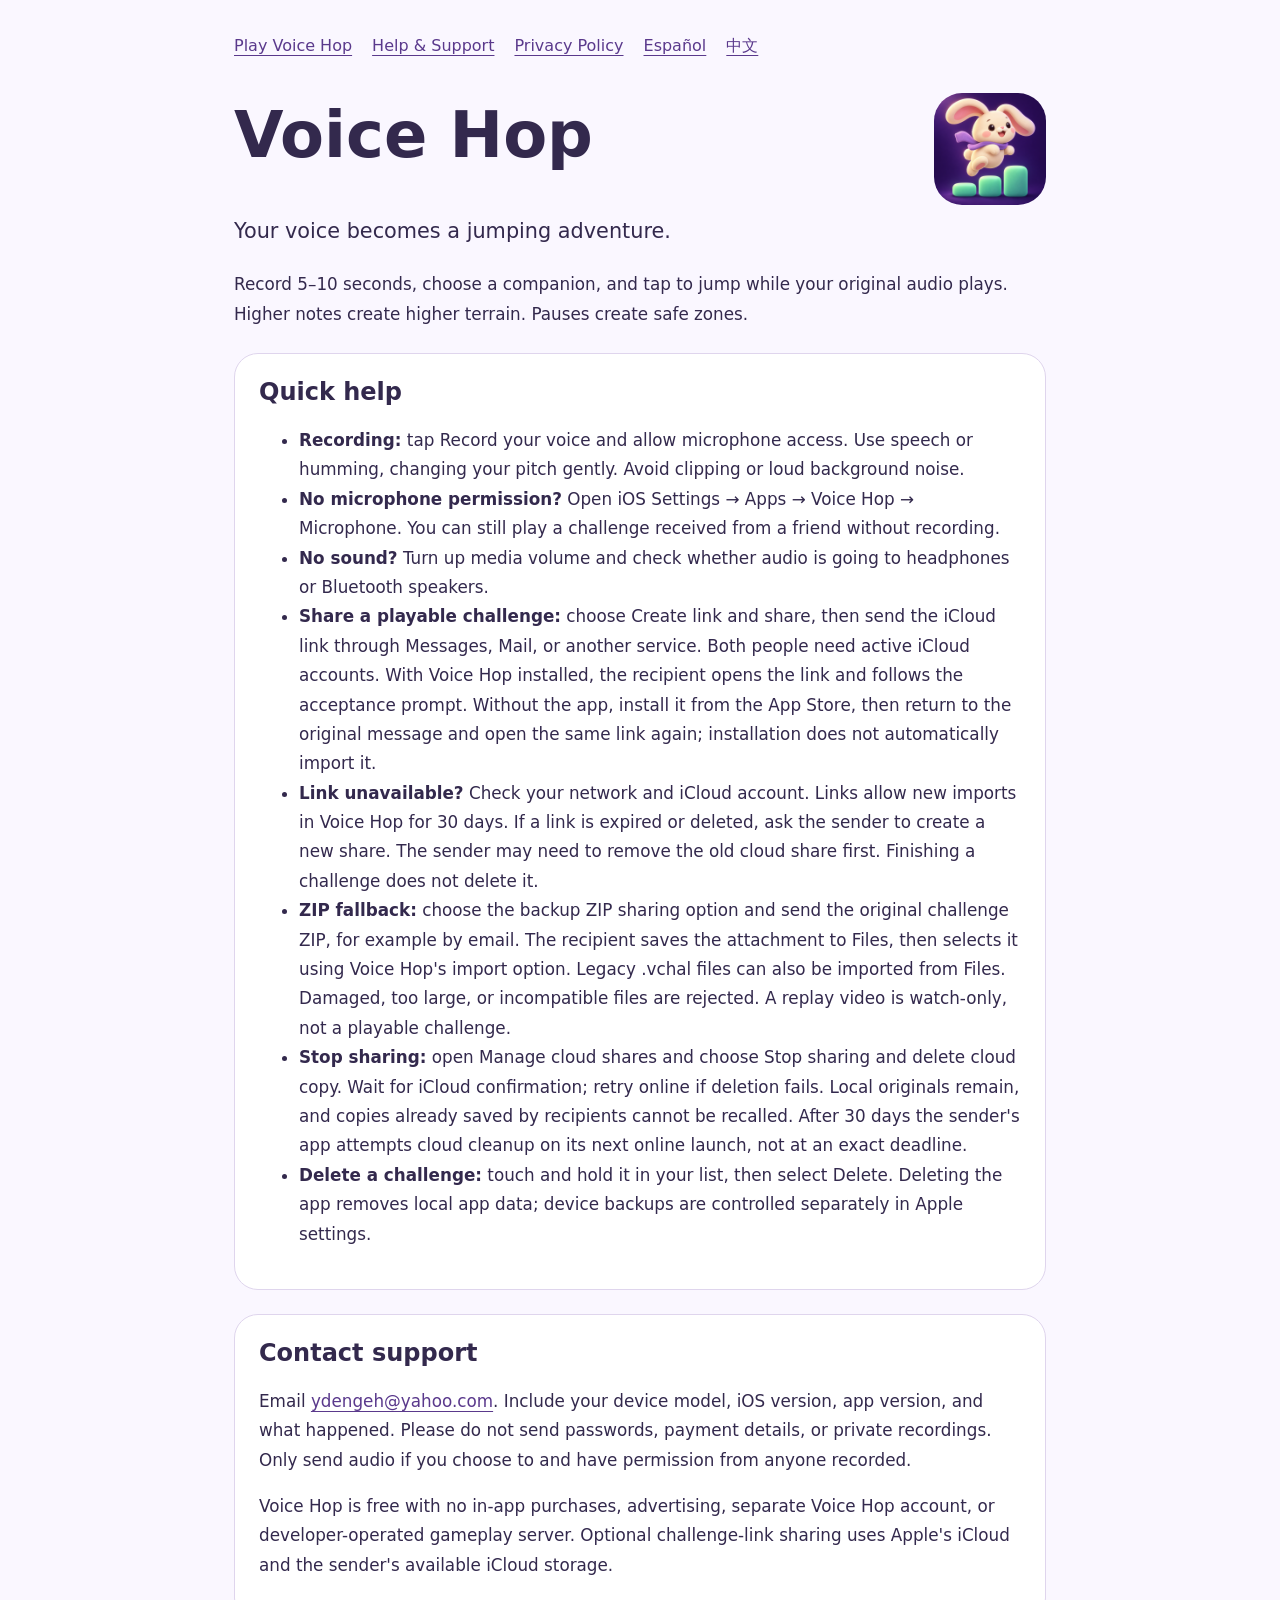
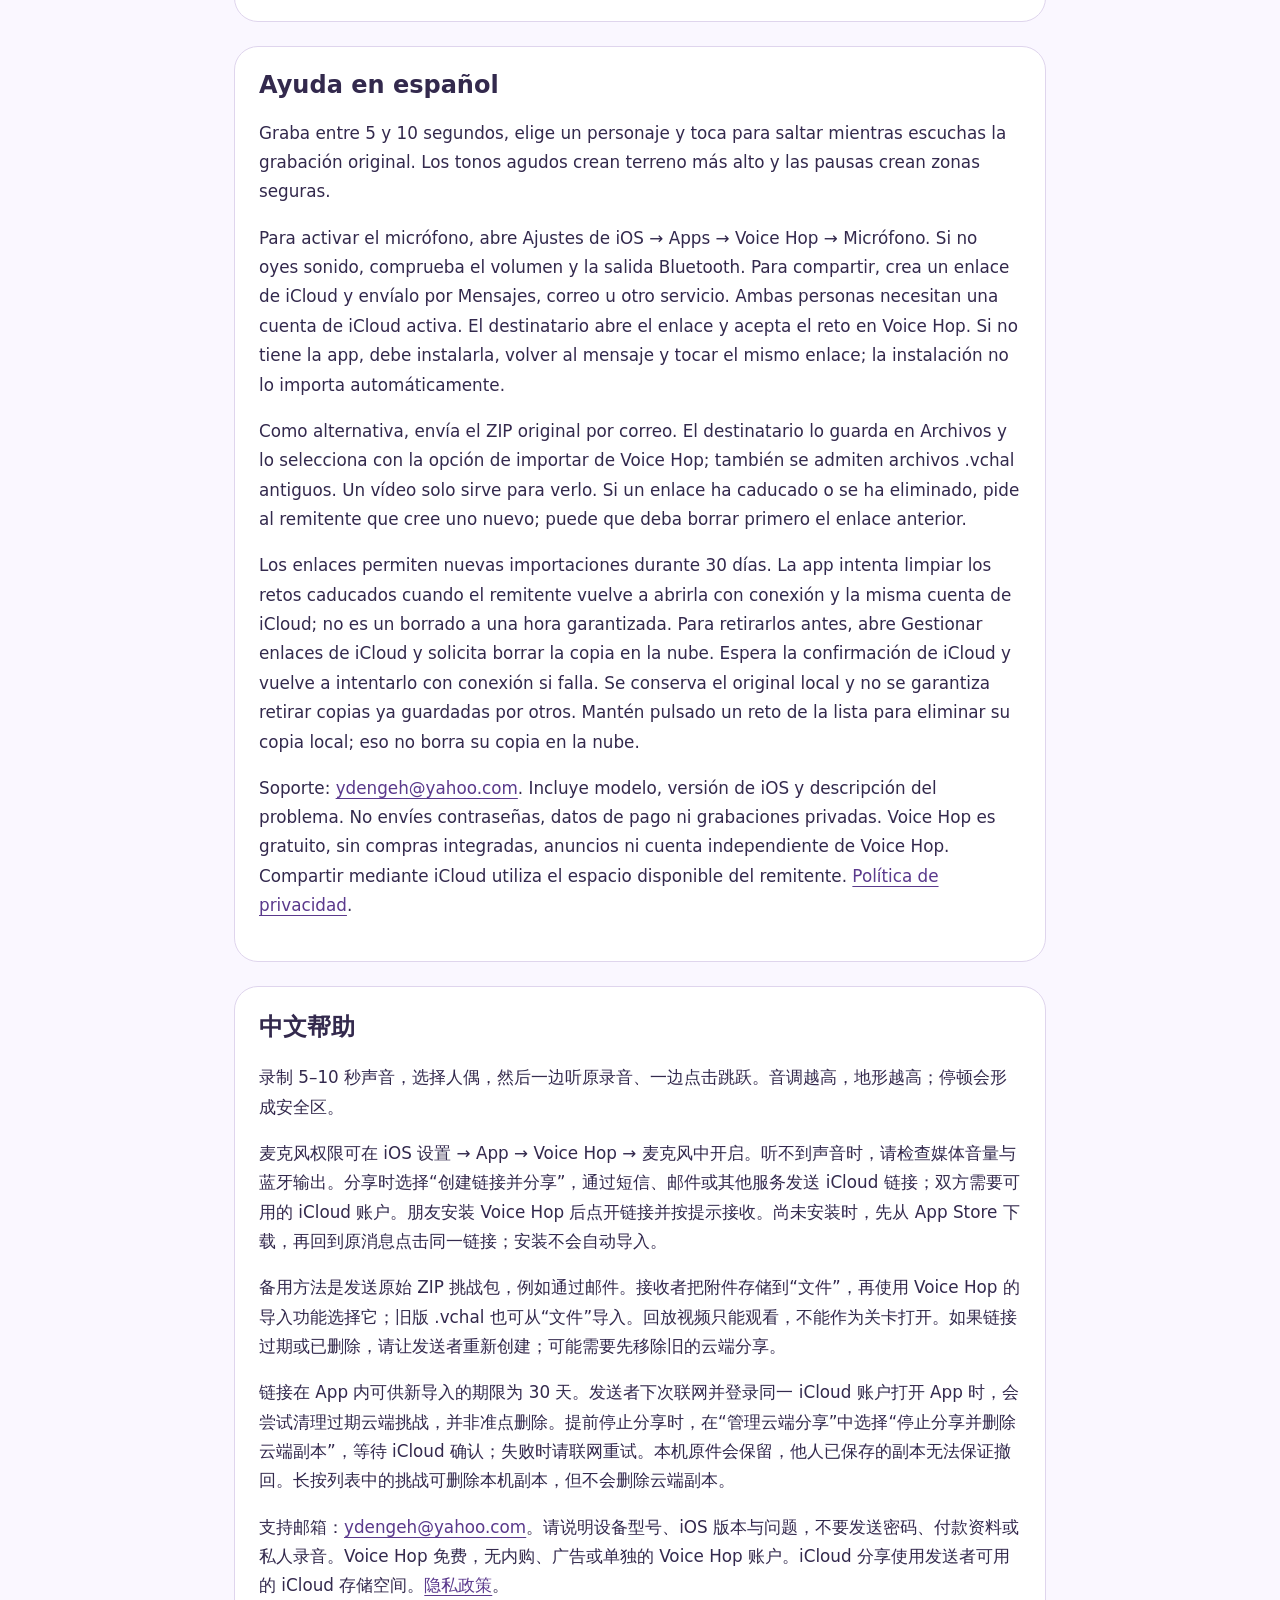
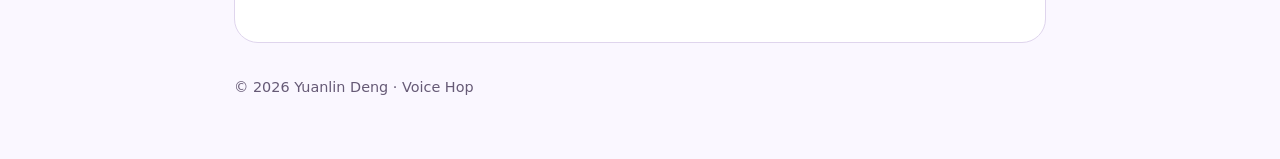
<file: index.html>
<!doctype html>
<html lang="en"><head><meta charset="utf-8"><meta name="viewport" content="width=device-width,initial-scale=1"><meta name="google-site-verification" content="4tpcTPPmVwubveVz-y2_HXZnq-XBzcTos40nEcm5LB8"><title>Voice Hop — Help & Support</title><meta name="description" content="Help with recording, playing and sharing voice challenges in Voice Hop."><link rel="stylesheet" href="style.css"><link rel="icon" href="icon.png"></head><body><main>
<nav><a href="play/">Play Voice Hop</a><a href="./">Help &amp; Support</a><a href="privacy.html">Privacy Policy</a><a href="es/" lang="es">Español</a><a href="zh/" lang="zh-Hans">中文</a></nav>
<img class="icon" src="icon.png" alt="Voice Hop bunny icon"><h1>Voice Hop</h1><p class="lead">Your voice becomes a jumping adventure.</p><p>Record 5–10 seconds, choose a companion, and tap to jump while your original audio plays. Higher notes create higher terrain. Pauses create safe zones.</p>
<section><h2>Quick help</h2><ul><li><strong>Recording:</strong> tap Record your voice and allow microphone access. Use speech or humming, changing your pitch gently. Avoid clipping or loud background noise.</li><li><strong>No microphone permission?</strong> Open iOS Settings → Apps → Voice Hop → Microphone. You can still play a challenge received from a friend without recording.</li><li><strong>No sound?</strong> Turn up media volume and check whether audio is going to headphones or Bluetooth speakers.</li><li><strong>Share a playable challenge:</strong> choose Create link and share, then send the iCloud link through Messages, Mail, or another service. Both people need active iCloud accounts. With Voice Hop installed, the recipient opens the link and follows the acceptance prompt. Without the app, install it from the App Store, then return to the original message and open the same link again; installation does not automatically import it.</li><li><strong>Link unavailable?</strong> Check your network and iCloud account. Links allow new imports in Voice Hop for 30 days. If a link is expired or deleted, ask the sender to create a new share. The sender may need to remove the old cloud share first. Finishing a challenge does not delete it.</li><li><strong>ZIP fallback:</strong> choose the backup ZIP sharing option and send the original challenge ZIP, for example by email. The recipient saves the attachment to Files, then selects it using Voice Hop's import option. Legacy .vchal files can also be imported from Files. Damaged, too large, or incompatible files are rejected. A replay video is watch-only, not a playable challenge.</li><li><strong>Stop sharing:</strong> open Manage cloud shares and choose Stop sharing and delete cloud copy. Wait for iCloud confirmation; retry online if deletion fails. Local originals remain, and copies already saved by recipients cannot be recalled. After 30 days the sender's app attempts cloud cleanup on its next online launch, not at an exact deadline.</li><li><strong>Delete a challenge:</strong> touch and hold it in your list, then select Delete. Deleting the app removes local app data; device backups are controlled separately in Apple settings.</li></ul></section>
<section><h2>Contact support</h2><p>Email <a href="mailto:ydengeh@yahoo.com?subject=Voice%20Hop%20Support">ydengeh@yahoo.com</a>. Include your device model, iOS version, app version, and what happened. Please do not send passwords, payment details, or private recordings. Only send audio if you choose to and have permission from anyone recorded.</p><p>Voice Hop is free with no in-app purchases, advertising, separate Voice Hop account, or developer-operated gameplay server. Optional challenge-link sharing uses Apple's iCloud and the sender's available iCloud storage.</p></section>
<section id="es" lang="es"><h2>Ayuda en español</h2><p>Graba entre 5 y 10 segundos, elige un personaje y toca para saltar mientras escuchas la grabación original. Los tonos agudos crean terreno más alto y las pausas crean zonas seguras.</p><p>Para activar el micrófono, abre Ajustes de iOS → Apps → Voice Hop → Micrófono. Si no oyes sonido, comprueba el volumen y la salida Bluetooth. Para compartir, crea un enlace de iCloud y envíalo por Mensajes, correo u otro servicio. Ambas personas necesitan una cuenta de iCloud activa. El destinatario abre el enlace y acepta el reto en Voice Hop. Si no tiene la app, debe instalarla, volver al mensaje y tocar el mismo enlace; la instalación no lo importa automáticamente.</p><p>Como alternativa, envía el ZIP original por correo. El destinatario lo guarda en Archivos y lo selecciona con la opción de importar de Voice Hop; también se admiten archivos .vchal antiguos. Un vídeo solo sirve para verlo. Si un enlace ha caducado o se ha eliminado, pide al remitente que cree uno nuevo; puede que deba borrar primero el enlace anterior.</p><p>Los enlaces permiten nuevas importaciones durante 30 días. La app intenta limpiar los retos caducados cuando el remitente vuelve a abrirla con conexión y la misma cuenta de iCloud; no es un borrado a una hora garantizada. Para retirarlos antes, abre Gestionar enlaces de iCloud y solicita borrar la copia en la nube. Espera la confirmación de iCloud y vuelve a intentarlo con conexión si falla. Se conserva el original local y no se garantiza retirar copias ya guardadas por otros. Mantén pulsado un reto de la lista para eliminar su copia local; eso no borra su copia en la nube.</p><p>Soporte: <a href="mailto:ydengeh@yahoo.com?subject=Voice%20Hop%20Support">ydengeh@yahoo.com</a>. Incluye modelo, versión de iOS y descripción del problema. No envíes contraseñas, datos de pago ni grabaciones privadas. Voice Hop es gratuito, sin compras integradas, anuncios ni cuenta independiente de Voice Hop. Compartir mediante iCloud utiliza el espacio disponible del remitente. <a href="privacy.html#es">Política de privacidad</a>.</p></section>
<section id="zh" lang="zh-Hans"><h2>中文帮助</h2><p>录制 5–10 秒声音，选择人偶，然后一边听原录音、一边点击跳跃。音调越高，地形越高；停顿会形成安全区。</p><p>麦克风权限可在 iOS 设置 → App → Voice Hop → 麦克风中开启。听不到声音时，请检查媒体音量与蓝牙输出。分享时选择“创建链接并分享”，通过短信、邮件或其他服务发送 iCloud 链接；双方需要可用的 iCloud 账户。朋友安装 Voice Hop 后点开链接并按提示接收。尚未安装时，先从 App Store 下载，再回到原消息点击同一链接；安装不会自动导入。</p><p>备用方法是发送原始 ZIP 挑战包，例如通过邮件。接收者把附件存储到“文件”，再使用 Voice Hop 的导入功能选择它；旧版 .vchal 也可从“文件”导入。回放视频只能观看，不能作为关卡打开。如果链接过期或已删除，请让发送者重新创建；可能需要先移除旧的云端分享。</p><p>链接在 App 内可供新导入的期限为 30 天。发送者下次联网并登录同一 iCloud 账户打开 App 时，会尝试清理过期云端挑战，并非准点删除。提前停止分享时，在“管理云端分享”中选择“停止分享并删除云端副本”，等待 iCloud 确认；失败时请联网重试。本机原件会保留，他人已保存的副本无法保证撤回。长按列表中的挑战可删除本机副本，但不会删除云端副本。</p><p>支持邮箱：<a href="mailto:ydengeh@yahoo.com?subject=Voice%20Hop%20Support">ydengeh@yahoo.com</a>。请说明设备型号、iOS 版本与问题，不要发送密码、付款资料或私人录音。Voice Hop 免费，无内购、广告或单独的 Voice Hop 账户。iCloud 分享使用发送者可用的 iCloud 存储空间。<a href="privacy.html#zh">隐私政策</a>。</p></section>
<footer>© 2026 Yuanlin Deng · Voice Hop</footer></main></body></html>
</file>
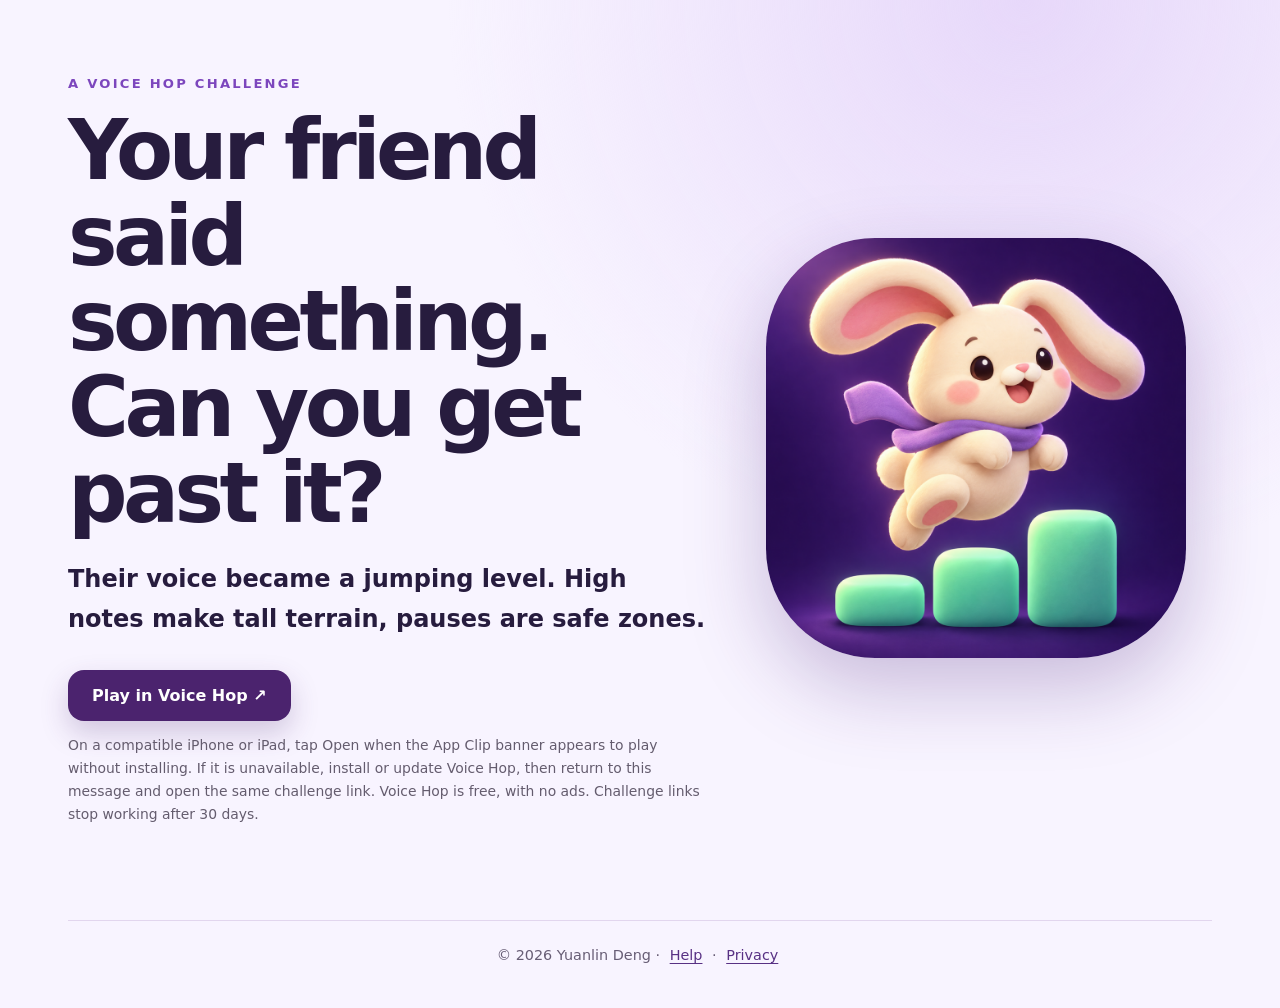
<file: c/index.html>
<!doctype html>
<html lang="en"><head>
<meta charset="utf-8"><meta name="viewport" content="width=device-width,initial-scale=1">
<title>Voice Hop — Can you beat this voice?</title>
<meta name="description" content="A friend turned their voice into a jumping level. Tap to play it in Voice Hop.">
<meta name="robots" content="noindex">
<!-- Shows the App Clip card (no install needed) on iPhone, and opens the full app when it is installed. -->
<meta name="apple-itunes-app" content="app-id=6814815188, app-clip-bundle-id=com.yuanlin.voicechallenge.Clip, app-clip-display=card">
<meta property="og:type" content="website">
<meta property="og:title" content="I said one thing. Can you get past it?">
<meta property="og:description" content="My voice became a Voice Hop level. Tap to play.">
<meta property="og:image" content="https://lleryholmesgit.github.io/voice-hop-support/icon.png">
<meta name="twitter:card" content="summary">
<link rel="icon" href="../icon.png"><link rel="stylesheet" href="../marketing.css">
</head><body><div class="shell"><main>
<section class="hero"><div class="hero-copy">
<p class="eyebrow" data-i18n="eyebrow">A VOICE HOP CHALLENGE</p>
<h1 data-i18n="title">Your friend said something. Can you get past it?</h1>
<p class="lead" data-i18n="lead">Their voice became a jumping level. High notes make tall terrain, pauses are safe zones.</p>
<div class="actions"><a class="button" id="get" href="https://apps.apple.com/app/id6814815188" data-i18n="button">Play in Voice Hop ↗</a></div>
<p class="fine" data-i18n="fine">On a compatible iPhone or iPad, tap Open when the App Clip banner appears to play without installing. If it is unavailable, install or update Voice Hop, then return to this message and open the same challenge link. Voice Hop is free, with no ads. Challenge links stop working after 30 days.</p>
</div><div class="hero-art"><img src="../icon.png" alt="Voice Hop"></div></section>
</main><footer>© 2026 Yuanlin Deng · <a href="../">Help</a> · <a href="../privacy.html">Privacy</a></footer></div>
<script>
(function () {
  var text = {
    es: {
      eyebrow: "UN RETO DE VOICE HOP",
      title: "Tu amigo dijo algo. ¿Puedes superarlo?",
      lead: "Su voz se convirtió en un nivel de saltos. Las notas agudas levantan el terreno y las pausas son zonas seguras.",
      button: "Jugar en Voice Hop ↗",
      fine: "En un iPhone o iPad compatible, toca Abrir cuando aparezca el aviso de App Clip para jugar sin instalar. Si no aparece, instala o actualiza Voice Hop y vuelve al mensaje para abrir el mismo enlace de reto. Voice Hop es gratis y no tiene anuncios. Los enlaces de reto dejan de funcionar a los 30 días."
    },
    zh: {
      eyebrow: "一条 VOICE HOP 挑战",
      title: "朋友说了句话，你能过得去吗？",
      lead: "他的声音变成了一条跳跃关卡：音调越高，地形越高；停顿是安全区。",
      button: "在 Voice Hop 里玩 ↗",
      fine: "在兼容的 iPhone 或 iPad 上，出现 App Clip 横幅后，点“打开”即可免安装游玩。如果未出现横幅，请安装或更新 Voice Hop，再回到原消息打开同一条挑战链接。Voice Hop 免费、无广告。挑战链接 30 天后失效。"
    }
  };
  var code = (navigator.language || "en").toLowerCase();
  var chosen = code.indexOf("zh") === 0 ? "zh" : code.indexOf("es") === 0 ? "es" : null;
  if (!chosen) return;
  document.documentElement.lang = chosen === "zh" ? "zh-Hans" : "es";
  var nodes = document.querySelectorAll("[data-i18n]");
  for (var i = 0; i < nodes.length; i++) {
    var value = text[chosen][nodes[i].getAttribute("data-i18n")];
    if (value) nodes[i].textContent = value;
  }
})();
</script>
</body></html>
</file>
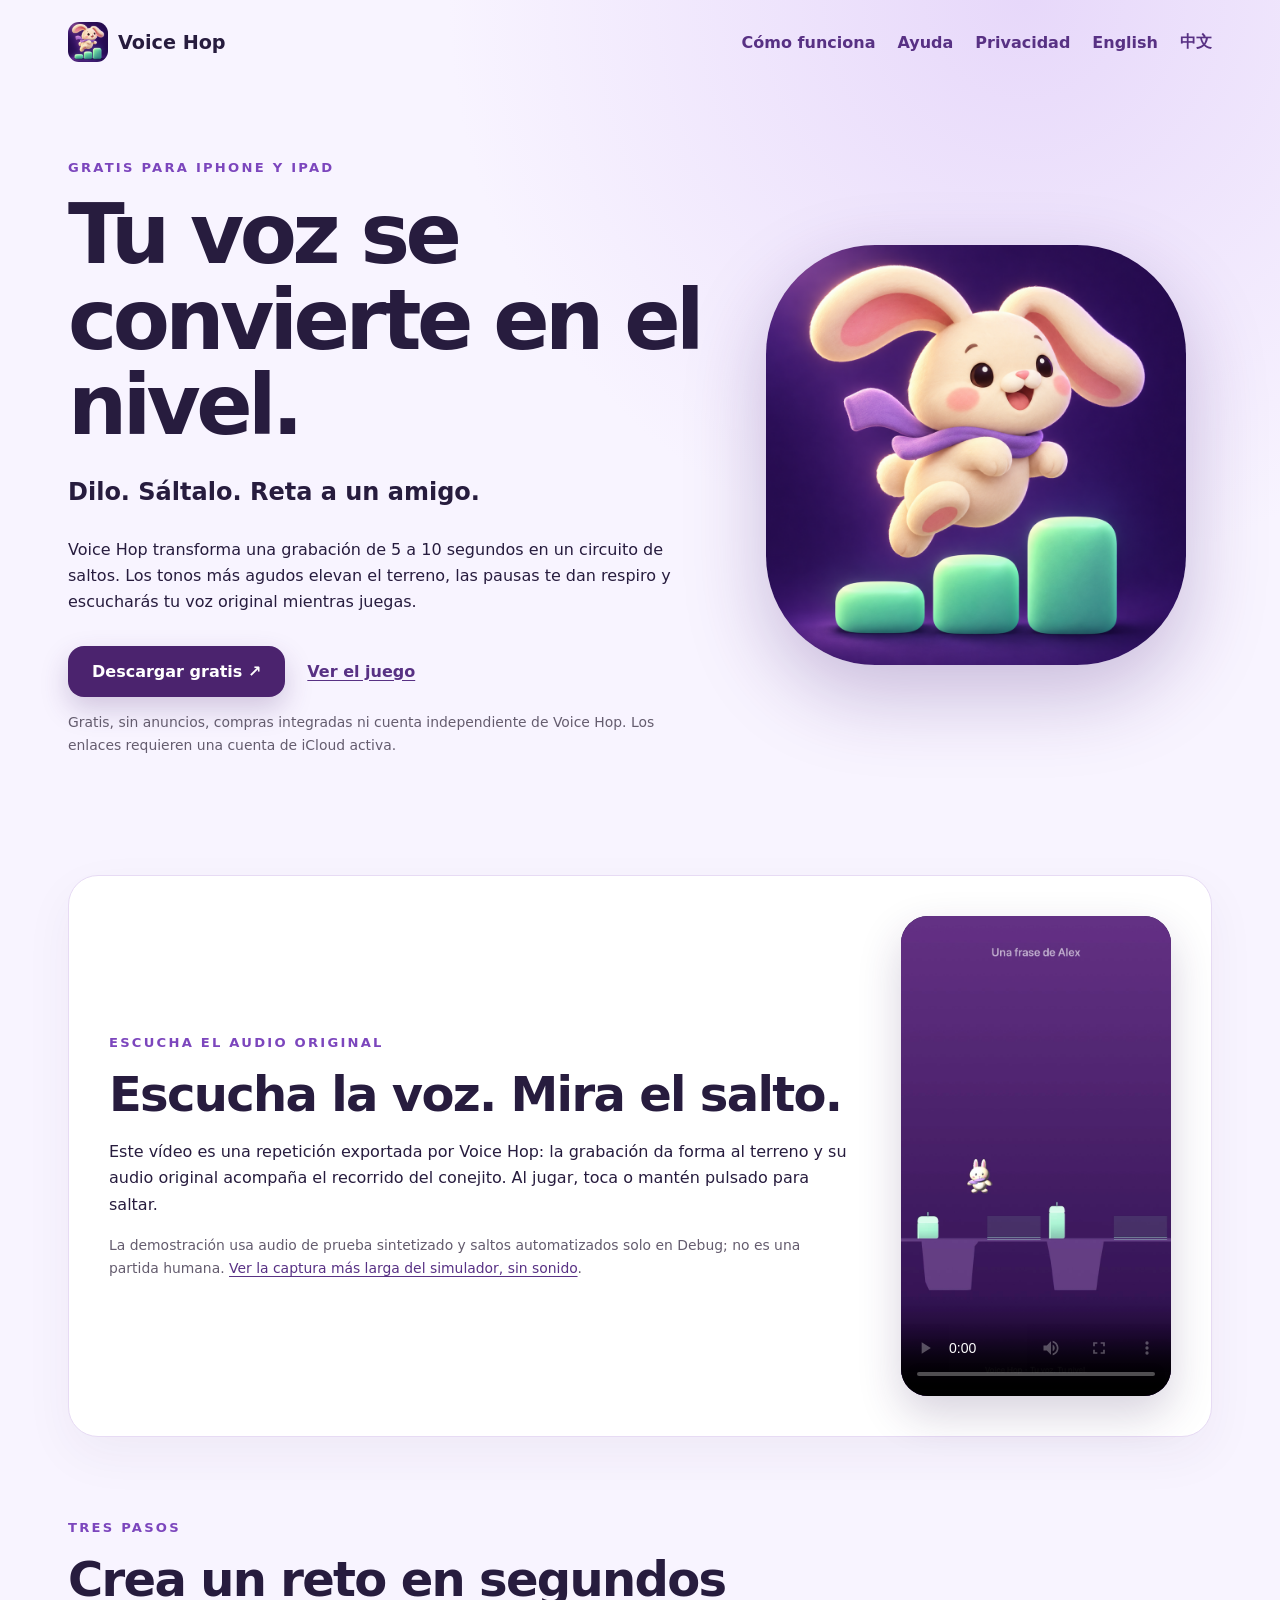
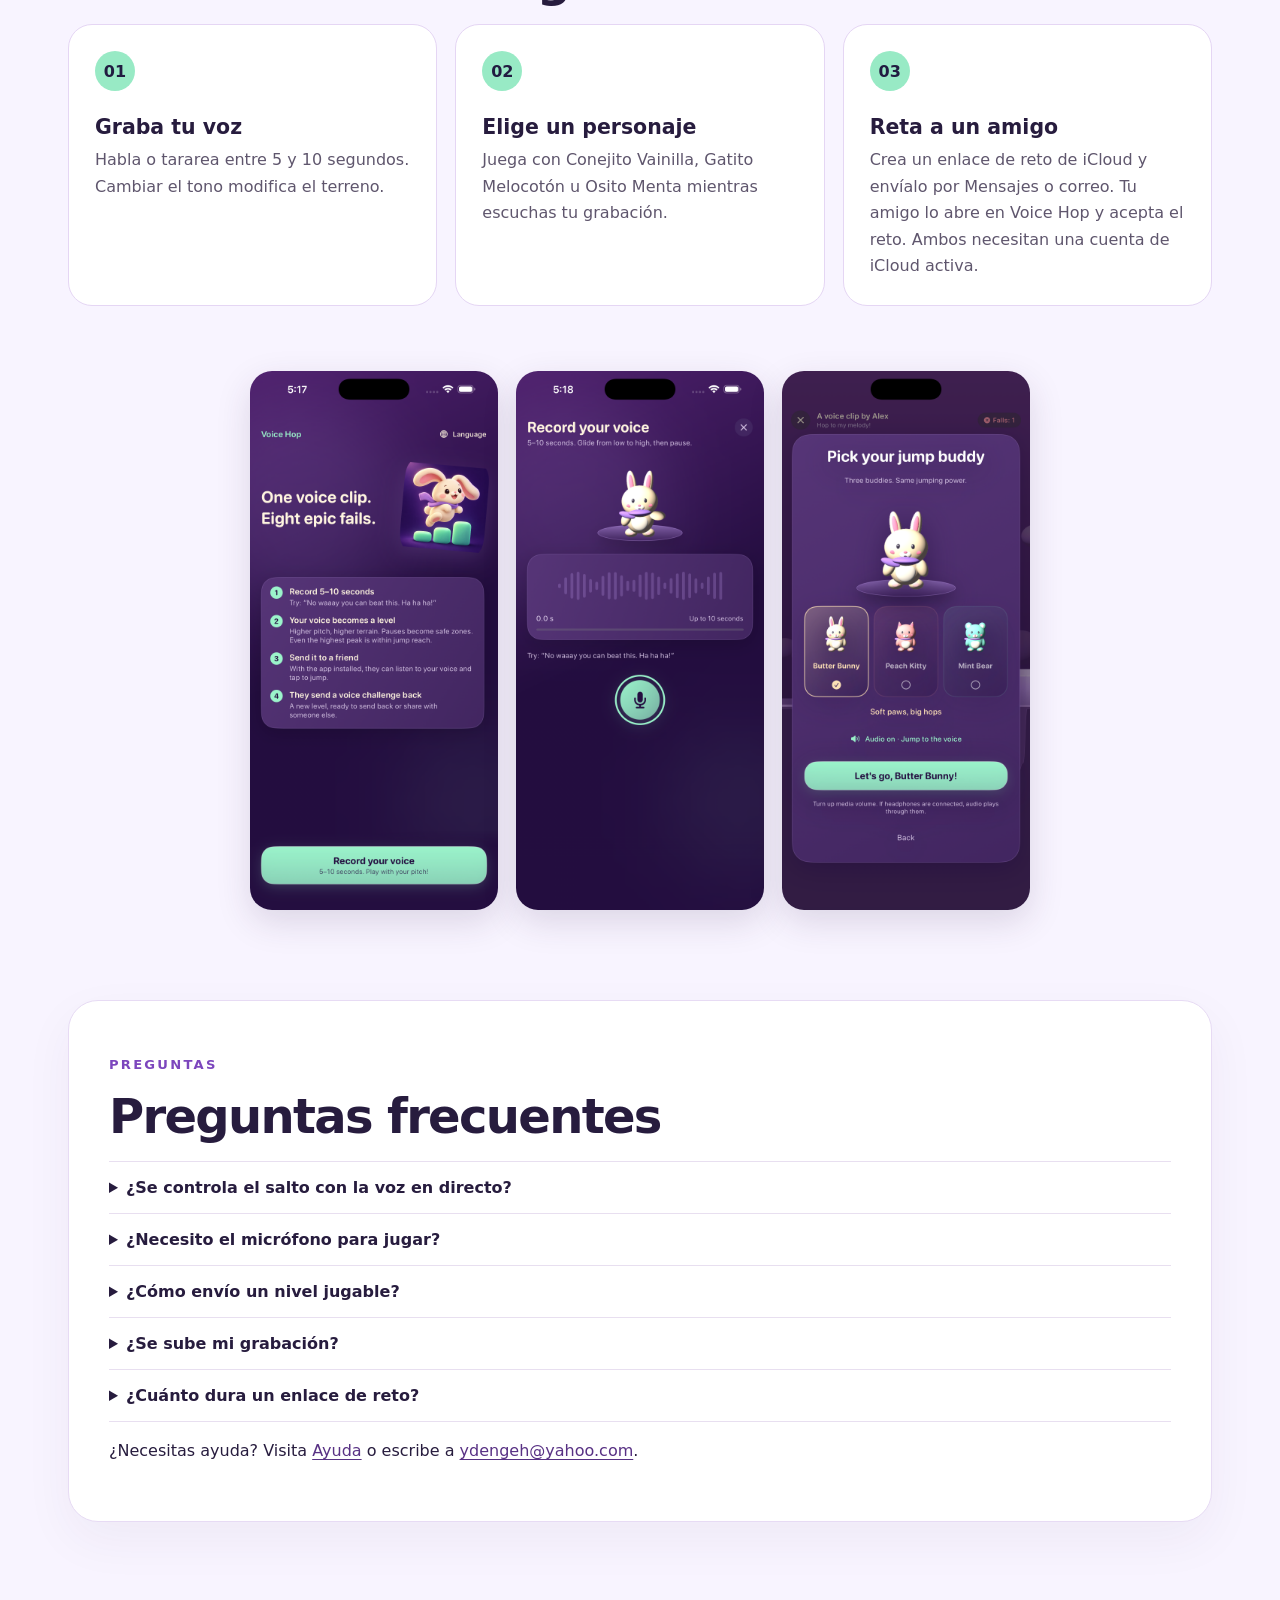
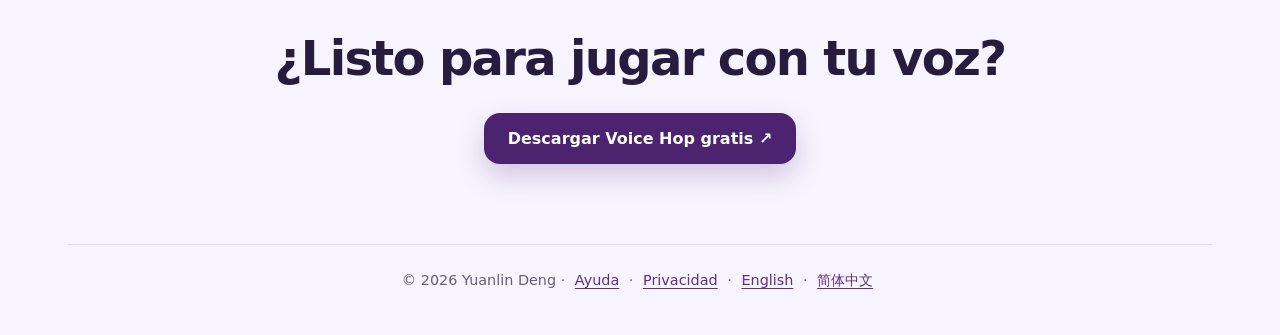
<file: es/index.html>
<!doctype html>
<html lang="es"><head><meta charset="utf-8"><meta name="viewport" content="width=device-width,initial-scale=1">
<title>Voice Hop — Convierte tu voz en un juego de saltos</title>
<meta name="description" content="Graba entre 5 y 10 segundos. Voice Hop convierte el tono de tu voz en un circuito de saltos, reproduce tu audio original y te permite retar a tus amigos. Gratis para iPhone y iPad.">
<link rel="canonical" href="https://lleryholmesgit.github.io/voice-hop-support/es/"><link rel="alternate" hreflang="en" href="https://lleryholmesgit.github.io/voice-hop-support/play/"><link rel="alternate" hreflang="es" href="https://lleryholmesgit.github.io/voice-hop-support/es/"><link rel="alternate" hreflang="zh-Hans" href="https://lleryholmesgit.github.io/voice-hop-support/zh/"><link rel="alternate" hreflang="x-default" href="https://lleryholmesgit.github.io/voice-hop-support/play/">
<meta property="og:type" content="website"><meta property="og:title" content="Voice Hop — Tu voz se convierte en el nivel"><meta property="og:description" content="Graba, salta y reta a un amigo. Tu tono da forma al terreno."><meta property="og:url" content="https://lleryholmesgit.github.io/voice-hop-support/es/"><meta property="og:image" content="https://lleryholmesgit.github.io/voice-hop-support/icon.png"><meta name="twitter:card" content="summary_large_image">
<link rel="icon" href="../icon.png"><link rel="stylesheet" href="../marketing.css"><link rel="stylesheet" href="../replay.css">
<script type="application/ld+json">{"@context":"https://schema.org","@type":"MobileApplication","name":"Voice Hop","operatingSystem":"iOS, iPadOS","applicationCategory":"GameApplication","description":"Juego gratuito que convierte una grabación de voz de 5 a 10 segundos en un circuito de saltos creado a partir del tono.","image":"https://lleryholmesgit.github.io/voice-hop-support/icon.png","url":"https://apps.apple.com/us/app/voice-hop/id6814815188","downloadUrl":"https://apps.apple.com/us/app/voice-hop/id6814815188","offers":{"@type":"Offer","price":"0","priceCurrency":"USD"},"publisher":{"@type":"Person","name":"Yuanlin Deng"}}</script>
<script type="application/ld+json">{"@context":"https://schema.org","@type":"VideoObject","name":"Repetición de Voice Hop en español con audio de prueba original","description":"Repetición corta exportada por Voice Hop con audio de prueba sintetizado y saltos automatizados solo en Debug; no es una partida humana.","thumbnailUrl":"https://lleryholmesgit.github.io/voice-hop-support/media/voice-hop-replay-es-poster.png","uploadDate":"2026-10-03T13:23:45Z","duration":"PT4.17S","contentUrl":"https://lleryholmesgit.github.io/voice-hop-support/media/voice-hop-replay-es.mp4","inLanguage":"es"}</script>
</head><body><div class="shell"><nav class="topbar" aria-label="Navegación principal"><a class="brand" href="./"><img src="../icon.png" alt="" width="40" height="40">Voice Hop</a><div><a href="#como-funciona">Cómo funciona</a><a href="../#es">Ayuda</a><a href="../privacy.html#es">Privacidad</a><a href="../play/" lang="en">English</a><a href="../zh/" lang="zh-Hans">中文</a></div></nav><main>
<section class="hero"><div class="hero-copy"><p class="eyebrow">GRATIS PARA IPHONE Y IPAD</p><h1>Tu voz se convierte en el nivel.</h1><p class="lead">Dilo. Sáltalo. Reta a un amigo.</p><p>Voice Hop transforma una grabación de 5 a 10 segundos en un circuito de saltos. Los tonos más agudos elevan el terreno, las pausas te dan respiro y escucharás tu voz original mientras juegas.</p><div class="actions"><a class="button" href="https://apps.apple.com/us/app/voice-hop/id6814815188">Descargar gratis ↗</a><a class="text-link" href="#video">Ver el juego</a></div><p class="fine">Gratis, sin anuncios, compras integradas ni cuenta independiente de Voice Hop. Los enlaces requieren una cuenta de iCloud activa.</p></div><div class="hero-art"><img src="../icon.png" alt="Conejito Vainilla saltando por un terreno verde menta"></div></section>
<section id="video" class="panel gameplay"><div><p class="eyebrow">ESCUCHA EL AUDIO ORIGINAL</p><h2>Escucha la voz. Mira el salto.</h2><p>Este vídeo es una repetición exportada por Voice Hop: la grabación da forma al terreno y su audio original acompaña el recorrido del conejito. Al jugar, toca o mantén pulsado para saltar.</p><p class="fine">La demostración usa audio de prueba sintetizado y saltos automatizados solo en Debug; no es una partida humana. <a href="../media/voice-hop-gameplay.mp4">Ver la captura más larga del simulador, sin sonido</a>.</p></div><div class="video-wrap replay-video"><video controls playsinline preload="metadata" poster="../media/voice-hop-replay-es-poster.png" aria-label="Repetición de Voice Hop con audio de prueba original"><source src="../media/voice-hop-replay-es.mp4" type="video/mp4">Tu navegador no admite vídeo.</video></div></section>
<section id="como-funciona"><p class="eyebrow">TRES PASOS</p><h2>Crea un reto en segundos</h2><div class="cards"><article><span>01</span><h3>Graba tu voz</h3><p>Habla o tararea entre 5 y 10 segundos. Cambiar el tono modifica el terreno.</p></article><article><span>02</span><h3>Elige un personaje</h3><p>Juega con Conejito Vainilla, Gatito Melocotón u Osito Menta mientras escuchas tu grabación.</p></article><article><span>03</span><h3>Reta a un amigo</h3><p>Crea un enlace de reto de iCloud y envíalo por Mensajes o correo. Tu amigo lo abre en Voice Hop y acepta el reto. Ambos necesitan una cuenta de iCloud activa.</p></article></div></section>
<section class="gallery" aria-label="Capturas de Voice Hop"><img src="../screenshots/01-home.png" alt="Pantalla inicial de Voice Hop"><img src="../screenshots/02-record.png" alt="Pantalla de grabación"><img src="../screenshots/03-buddies.png" alt="Selección de personajes"></section>
<section class="panel help"><p class="eyebrow">PREGUNTAS</p><h2>Preguntas frecuentes</h2><details><summary>¿Se controla el salto con la voz en directo?</summary><p>No. Primero grabas y tu voz crea el nivel. Después saltas tocando la pantalla mientras escuchas la grabación.</p></details><details><summary>¿Necesito el micrófono para jugar?</summary><p>Solo para crear un reto nuevo. Puedes jugar un reto recibido de un amigo sin grabar.</p></details><details><summary>¿Cómo envío un nivel jugable?</summary><p>Crea un enlace para subir el reto a iCloud y compártelo. El destinatario necesita Voice Hop y una cuenta de iCloud activa. Si no tiene la app, debe instalarla, volver al mensaje y tocar el mismo enlace; no se importa automáticamente al instalarla. Como alternativa, envía el ZIP original por correo, guárdalo en Archivos e impórtalo desde Voice Hop. Un vídeo solo sirve para verlo.</p></details><details><summary>¿Se sube mi grabación?</summary><p>La grabación y la creación del nivel se hacen en tu dispositivo. Crear un enlace sube el audio original, el nivel, el nombre visible y el título del reto a tu base de datos privada de iCloud. Cualquiera con el enlace de solo lectura y una cuenta de iCloud activa puede recibir, guardar o reenviar el reto. Otros servicios reciben los archivos que decides enviar. Consulta los detalles en nuestra política de privacidad.</p></details><details><summary>¿Cuánto dura un enlace de reto?</summary><p>Voice Hop permite nuevas importaciones durante 30 días. Intenta limpiar la copia en la nube cuando el remitente vuelve a abrir la app con conexión y la misma cuenta de iCloud, no a una hora exacta. En Gestionar enlaces de iCloud puede solicitar la eliminación y dejar de compartir; solo se completa cuando iCloud la confirma. Esta acción no borra el original local ni las copias guardadas por los destinatarios.</p></details><p>¿Necesitas ayuda? Visita <a href="../#es">Ayuda</a> o escribe a <a href="mailto:ydengeh@yahoo.com?subject=Voice%20Hop%20Support">ydengeh@yahoo.com</a>.</p></section>
<section class="closing"><h2>¿Listo para jugar con tu voz?</h2><a class="button" href="https://apps.apple.com/us/app/voice-hop/id6814815188">Descargar Voice Hop gratis ↗</a></section></main><footer>© 2026 Yuanlin Deng · <a href="../#es">Ayuda</a> · <a href="../privacy.html#es">Privacidad</a> · <a href="../play/">English</a> · <a href="../zh/">简体中文</a></footer></div></body></html>
</file>
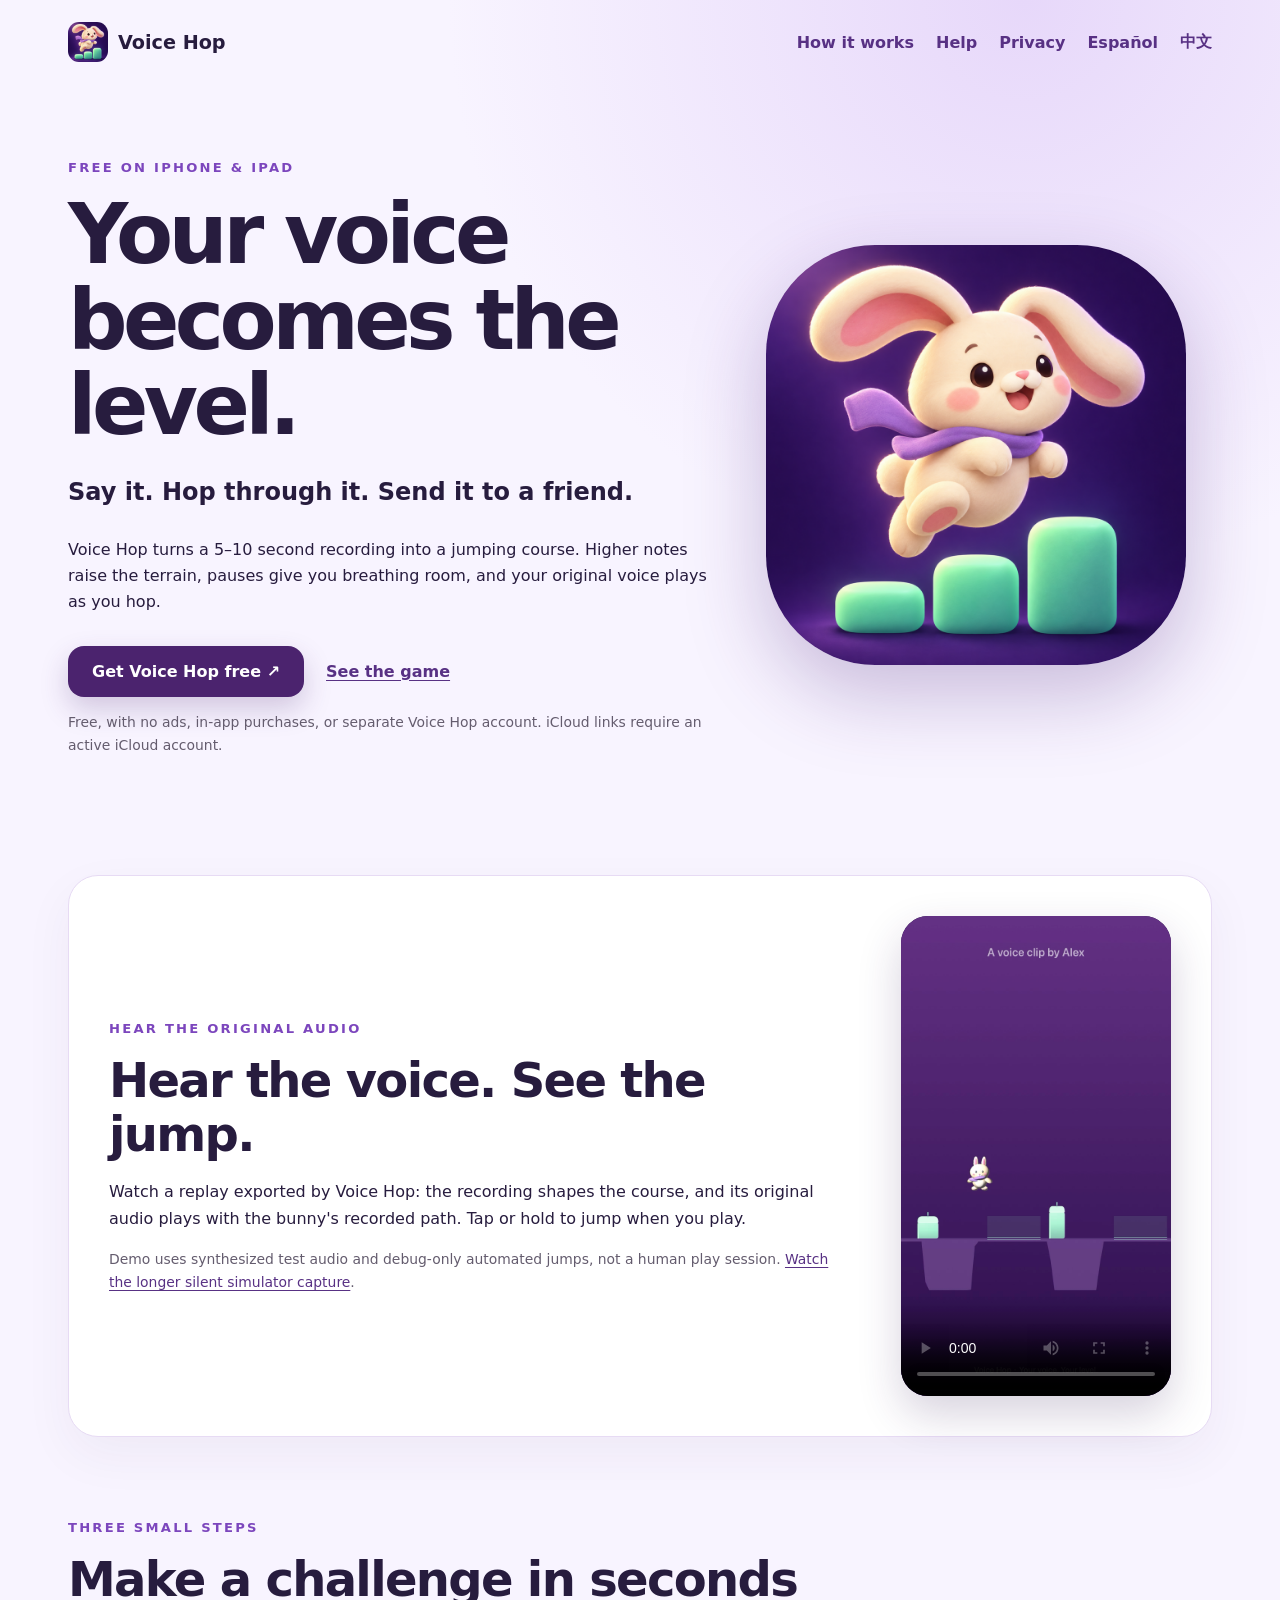
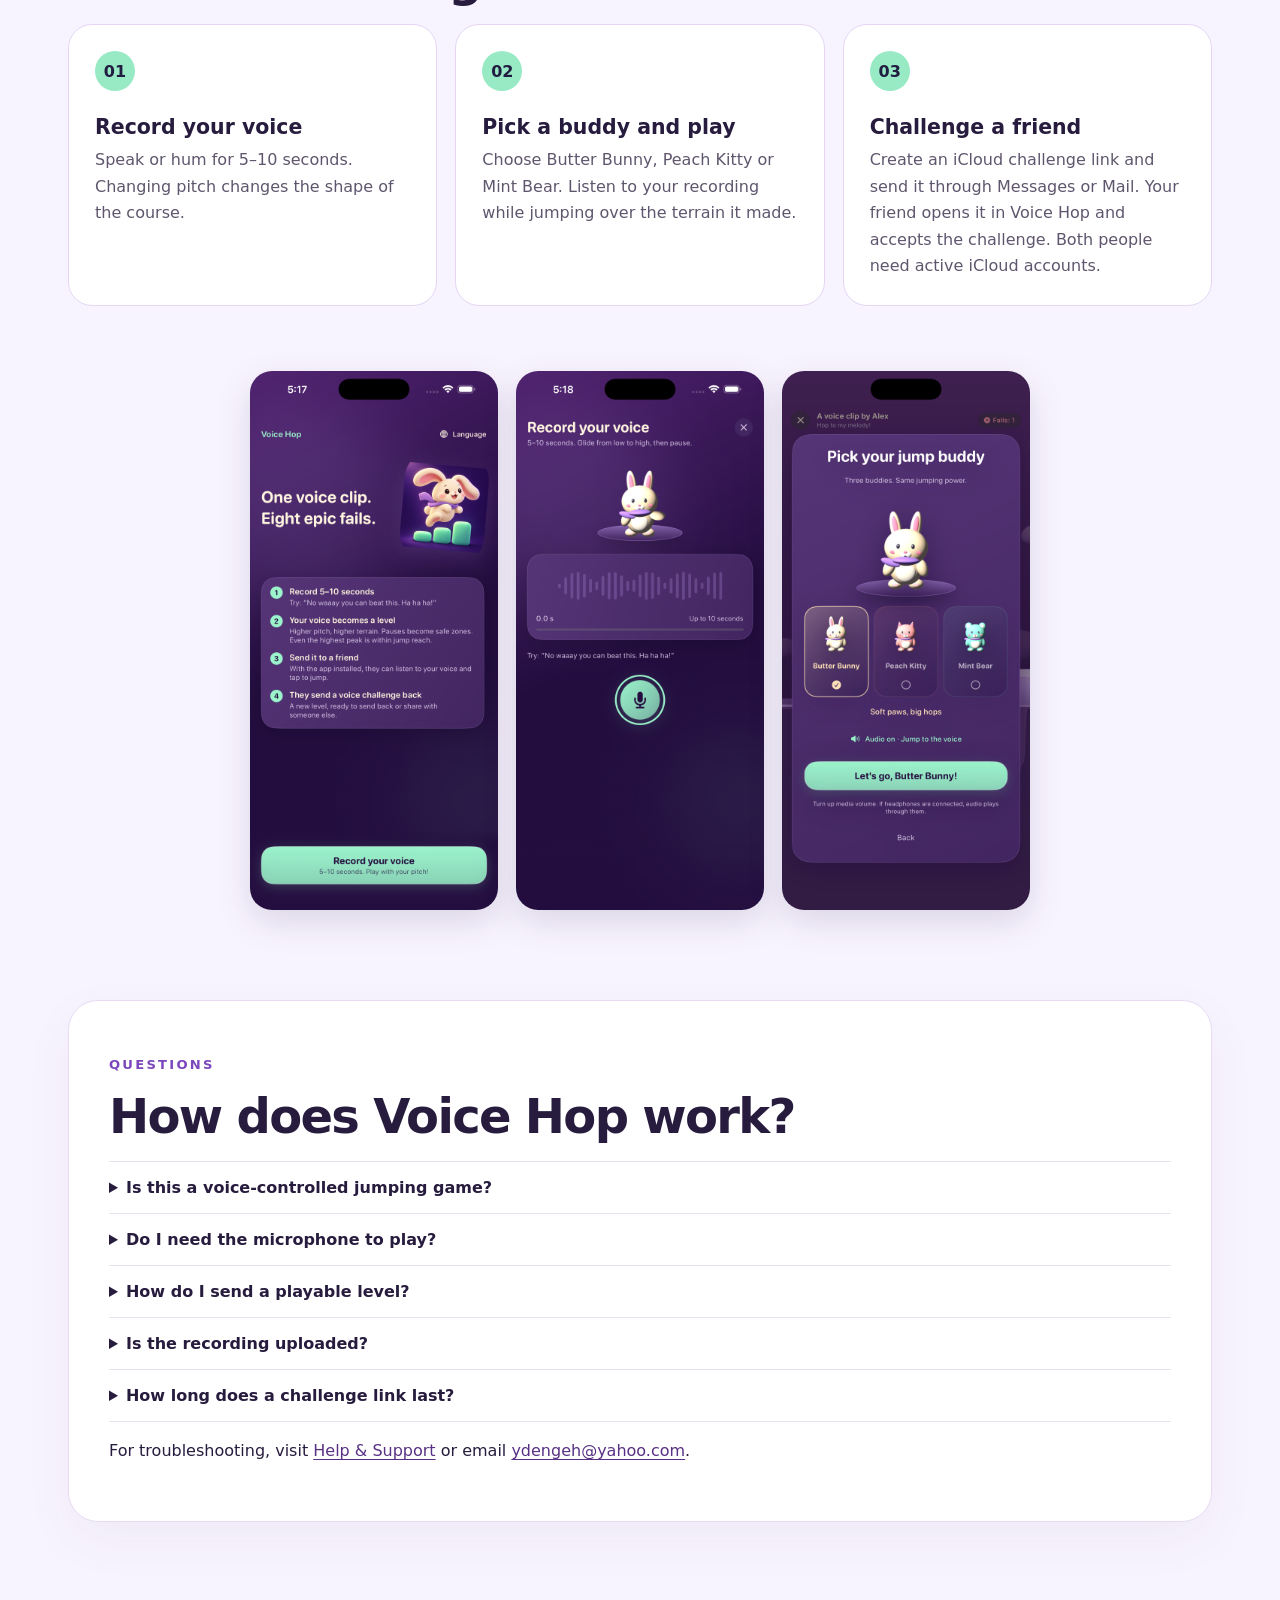
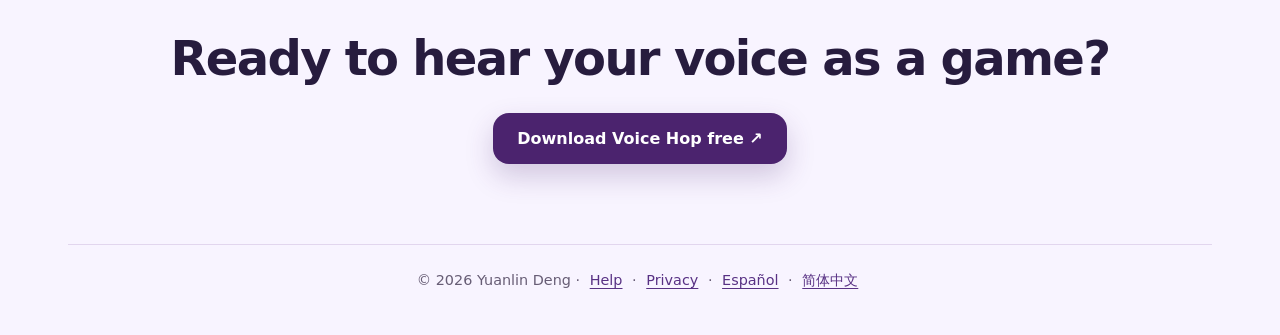
<file: play/index.html>
<!doctype html>
<html lang="en"><head>
<meta charset="utf-8"><meta name="viewport" content="width=device-width,initial-scale=1">
<title>Voice Hop — Turn Your Voice into a Jumping Game</title>
<meta name="description" content="Record 5–10 seconds. Voice Hop turns your pitch into a playable jumping course, replays your original audio, and lets you challenge friends. Free for iPhone and iPad.">
<link rel="canonical" href="https://lleryholmesgit.github.io/voice-hop-support/play/">
<link rel="alternate" hreflang="en" href="https://lleryholmesgit.github.io/voice-hop-support/play/"><link rel="alternate" hreflang="es" href="https://lleryholmesgit.github.io/voice-hop-support/es/"><link rel="alternate" hreflang="zh-Hans" href="https://lleryholmesgit.github.io/voice-hop-support/zh/"><link rel="alternate" hreflang="x-default" href="https://lleryholmesgit.github.io/voice-hop-support/play/">
<meta property="og:type" content="website"><meta property="og:title" content="Voice Hop — Your voice becomes the level"><meta property="og:description" content="Record. Hop. Challenge a friend. A free iPhone and iPad game where your pitch shapes the terrain."><meta property="og:url" content="https://lleryholmesgit.github.io/voice-hop-support/play/"><meta property="og:image" content="https://lleryholmesgit.github.io/voice-hop-support/icon.png"><meta name="twitter:card" content="summary_large_image">
<link rel="icon" href="../icon.png"><link rel="stylesheet" href="../marketing.css"><link rel="stylesheet" href="../replay.css">
<script type="application/ld+json">{"@context":"https://schema.org","@type":"MobileApplication","name":"Voice Hop","operatingSystem":"iOS, iPadOS","applicationCategory":"GameApplication","description":"A free game that turns a 5–10 second voice recording into a playable jumping course shaped by pitch. The original audio plays during the run, and challenges can be shared through optional iCloud links.","image":"https://lleryholmesgit.github.io/voice-hop-support/icon.png","url":"https://apps.apple.com/us/app/voice-hop/id6814815188","downloadUrl":"https://apps.apple.com/us/app/voice-hop/id6814815188","offers":{"@type":"Offer","price":"0","priceCurrency":"USD"},"publisher":{"@type":"Person","name":"Yuanlin Deng"}}</script>
<script type="application/ld+json">{"@context":"https://schema.org","@type":"VideoObject","name":"Voice Hop English gameplay replay with original demo audio","description":"A short app-exported Voice Hop replay using synthesized test audio and debug-only automated jumps; not a human play session.","thumbnailUrl":"https://lleryholmesgit.github.io/voice-hop-support/media/voice-hop-replay-en-poster.png","uploadDate":"2026-10-03T13:23:45Z","duration":"PT3.2S","contentUrl":"https://lleryholmesgit.github.io/voice-hop-support/media/voice-hop-replay-en.mp4","inLanguage":"en"}</script>
</head><body><div class="shell"><nav class="topbar" aria-label="Primary"><a class="brand" href="./"><img src="../icon.png" alt="" width="40" height="40">Voice Hop</a><div><a href="#how-it-works">How it works</a><a href="../">Help</a><a href="../privacy.html">Privacy</a><a href="../es/" lang="es">Español</a><a href="../zh/" lang="zh-Hans">中文</a></div></nav><main>
<section class="hero"><div class="hero-copy"><p class="eyebrow">FREE ON IPHONE &amp; IPAD</p><h1>Your voice becomes the level.</h1><p class="lead">Say it. Hop through it. Send it to a friend.</p><p>Voice Hop turns a 5–10 second recording into a jumping course. Higher notes raise the terrain, pauses give you breathing room, and your original voice plays as you hop.</p><div class="actions"><a class="button" href="https://apps.apple.com/us/app/voice-hop/id6814815188">Get Voice Hop free ↗</a><a class="text-link" href="#gameplay">See the game</a></div><p class="fine">Free, with no ads, in-app purchases, or separate Voice Hop account. iCloud links require an active iCloud account.</p></div><div class="hero-art"><img src="../icon.png" alt="Butter Bunny jumping over mint-colored terrain"></div></section>
<section id="gameplay" class="panel gameplay"><div><p class="eyebrow">HEAR THE ORIGINAL AUDIO</p><h2>Hear the voice. See the jump.</h2><p>Watch a replay exported by Voice Hop: the recording shapes the course, and its original audio plays with the bunny's recorded path. Tap or hold to jump when you play.</p><p class="fine">Demo uses synthesized test audio and debug-only automated jumps, not a human play session. <a href="../media/voice-hop-gameplay.mp4">Watch the longer silent simulator capture</a>.</p></div><div class="video-wrap replay-video"><video controls playsinline preload="metadata" poster="../media/voice-hop-replay-en-poster.png" aria-label="Voice Hop replay with original test audio"><source src="../media/voice-hop-replay-en.mp4" type="video/mp4">Your browser does not support video.</video></div></section>
<section id="how-it-works"><p class="eyebrow">THREE SMALL STEPS</p><h2>Make a challenge in seconds</h2><div class="cards"><article><span>01</span><h3>Record your voice</h3><p>Speak or hum for 5–10 seconds. Changing pitch changes the shape of the course.</p></article><article><span>02</span><h3>Pick a buddy and play</h3><p>Choose Butter Bunny, Peach Kitty or Mint Bear. Listen to your recording while jumping over the terrain it made.</p></article><article><span>03</span><h3>Challenge a friend</h3><p>Create an iCloud challenge link and send it through Messages or Mail. Your friend opens it in Voice Hop and accepts the challenge. Both people need active iCloud accounts.</p></article></div></section>
<section class="gallery" aria-label="Voice Hop screenshots"><img src="../screenshots/01-home.png" alt="Voice Hop home screen"><img src="../screenshots/02-record.png" alt="Recording screen with bunny and audio waveform"><img src="../screenshots/03-buddies.png" alt="Choose from bunny, cat and bear companions"></section>
<section class="panel help"><p class="eyebrow">QUESTIONS</p><h2>How does Voice Hop work?</h2><details><summary>Is this a voice-controlled jumping game?</summary><p>Your voice creates the level first; it does not steer the character live. During play, you tap or hold to jump while hearing the original recording.</p></details><details><summary>Do I need the microphone to play?</summary><p>No. Microphone access is needed to record a new challenge. You can play a challenge received from a friend without recording.</p></details><details><summary>How do I send a playable level?</summary><p>Choose Create link and share to upload the challenge to iCloud and send its link. The recipient needs Voice Hop and an active iCloud account. If the app is not installed, install it, return to the message, and tap the same link again; installation does not import it automatically. As a backup, send the original ZIP by email, save it to Files, and import it from Voice Hop. A replay video is for watching, not playing.</p></details><details><summary>Is the recording uploaded?</summary><p>Recording and level generation happen on your device. Creating an iCloud link uploads the original recording, generated level, display name, and caption to your private iCloud database. Anyone with the read-only link and an active iCloud account can receive, save, or forward the challenge. Other sharing services receive the files you choose to send. See our privacy policy for details.</p></details><details><summary>How long does a challenge link last?</summary><p>Voice Hop allows new imports for 30 days. Cloud cleanup is attempted when the sender next opens the app online in the same iCloud account, not at an exact deadline. In Manage cloud shares, the sender can request deletion and stop sharing; deletion is complete only after iCloud confirms it. Local originals and recipients' saved copies are not erased by that action.</p></details><p>For troubleshooting, visit <a href="../">Help &amp; Support</a> or email <a href="mailto:ydengeh@yahoo.com?subject=Voice%20Hop%20Support">ydengeh@yahoo.com</a>.</p></section>
<section class="closing"><h2>Ready to hear your voice as a game?</h2><a class="button" href="https://apps.apple.com/us/app/voice-hop/id6814815188">Download Voice Hop free ↗</a></section></main><footer>© 2026 Yuanlin Deng · <a href="../">Help</a> · <a href="../privacy.html">Privacy</a> · <a href="../es/">Español</a> · <a href="../zh/">简体中文</a></footer></div></body></html>
</file>
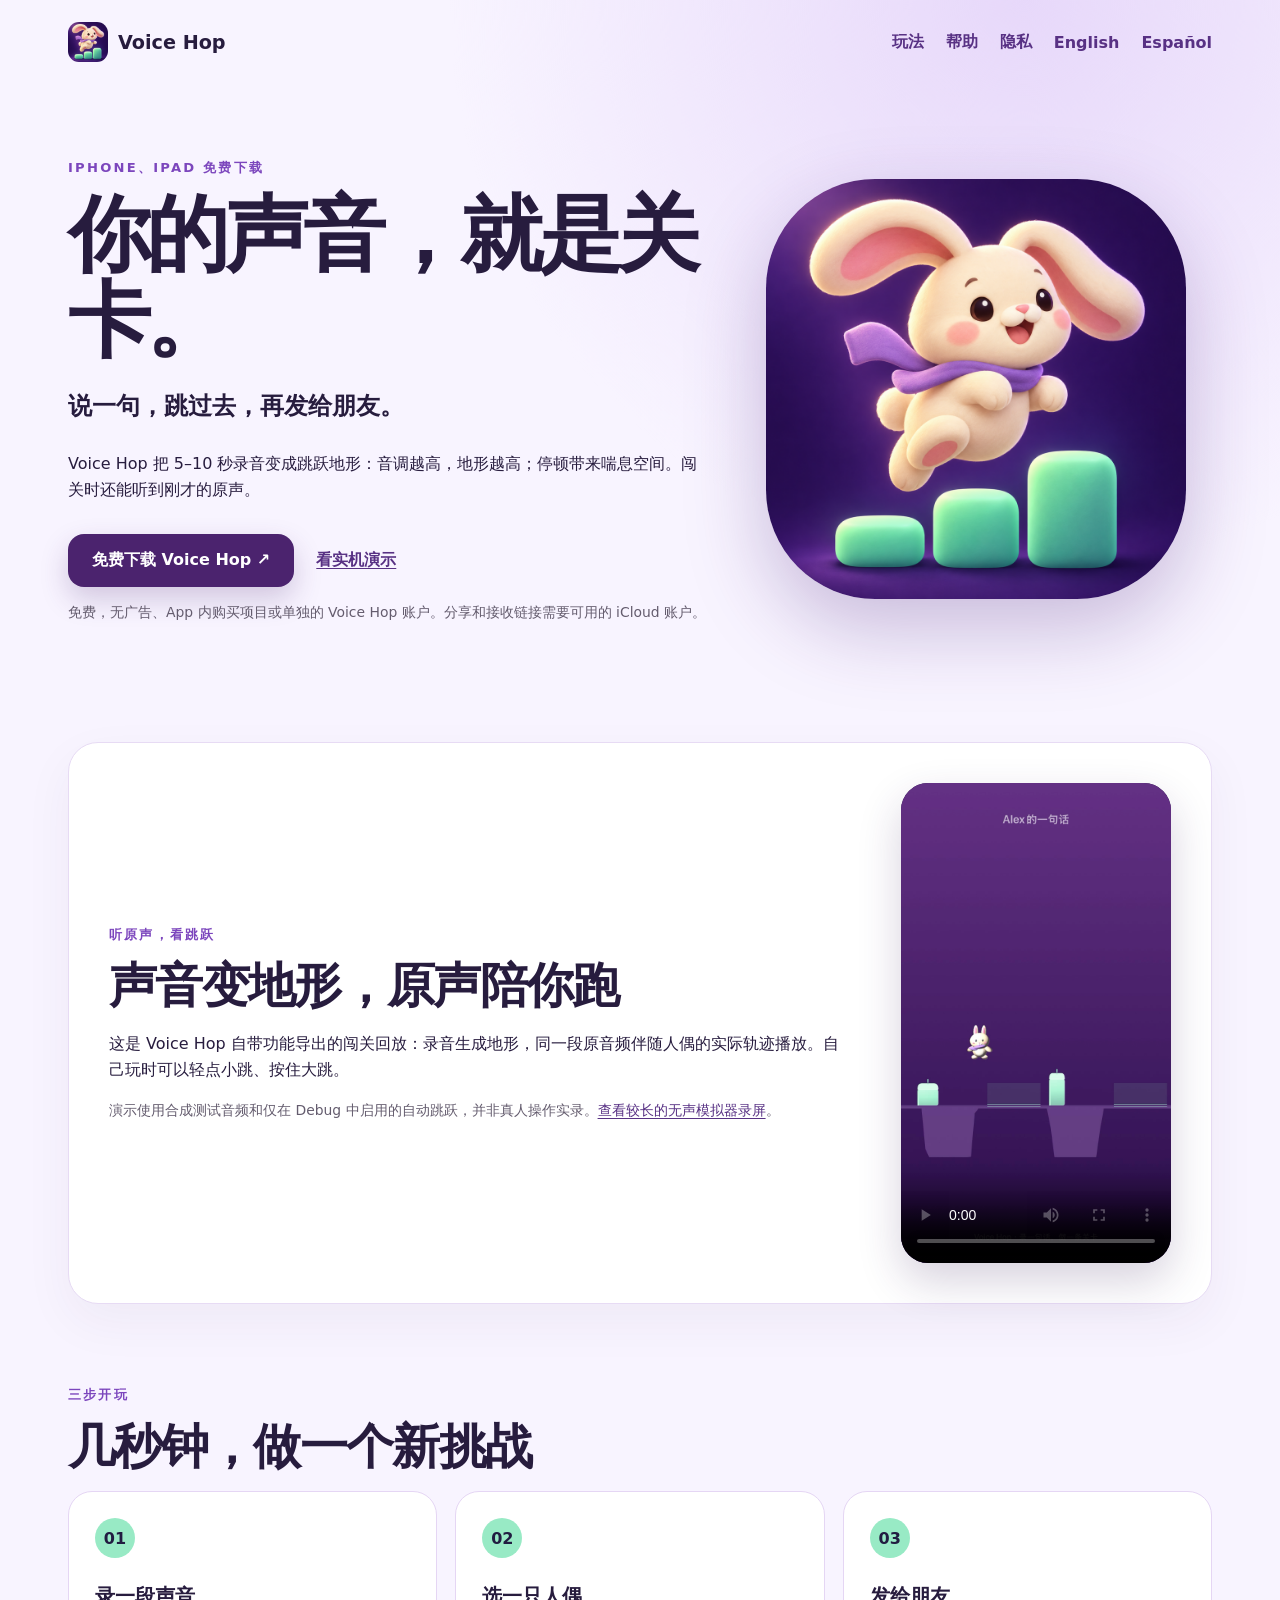
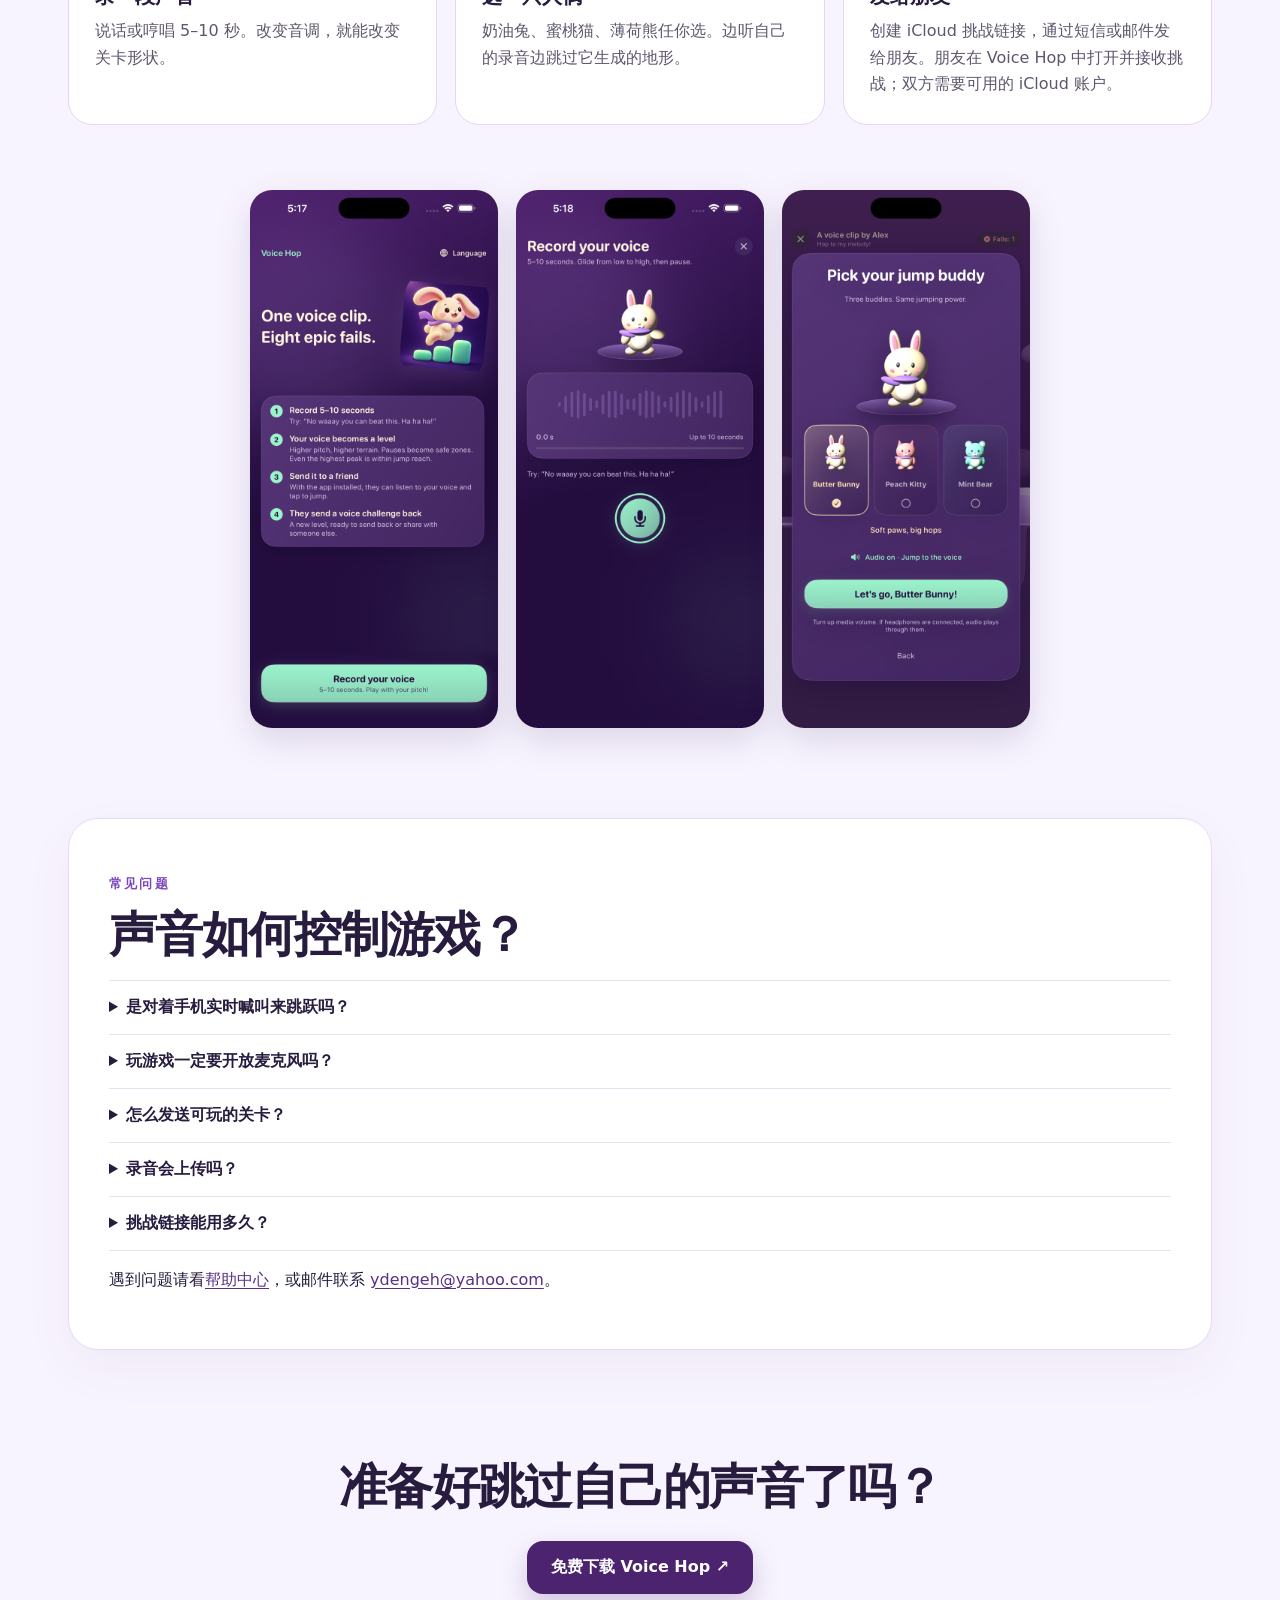
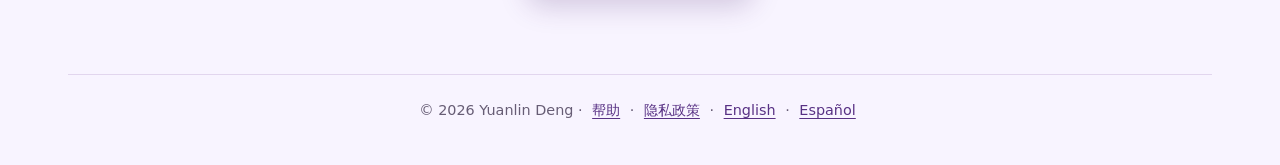
<file: zh/index.html>
<!doctype html>
<html lang="zh-Hans"><head><meta charset="utf-8"><meta name="viewport" content="width=device-width,initial-scale=1">
<title>Voice Hop 声音跳跳 — 把你的声音变成跳跃关卡</title>
<meta name="description" content="录制 5–10 秒声音，Voice Hop 根据音调生成可玩的跳跃地形。游戏时能听见原录音，还能把关卡发给朋友挑战。iPhone、iPad 免费下载。">
<link rel="canonical" href="https://lleryholmesgit.github.io/voice-hop-support/zh/"><link rel="alternate" hreflang="en" href="https://lleryholmesgit.github.io/voice-hop-support/play/"><link rel="alternate" hreflang="es" href="https://lleryholmesgit.github.io/voice-hop-support/es/"><link rel="alternate" hreflang="zh-Hans" href="https://lleryholmesgit.github.io/voice-hop-support/zh/"><link rel="alternate" hreflang="x-default" href="https://lleryholmesgit.github.io/voice-hop-support/play/">
<meta property="og:type" content="website"><meta property="og:title" content="Voice Hop — 声音变关卡"><meta property="og:description" content="录一句话，跳过它，再发给朋友挑战。音调决定地形高度。"><meta property="og:url" content="https://lleryholmesgit.github.io/voice-hop-support/zh/"><meta property="og:image" content="https://lleryholmesgit.github.io/voice-hop-support/icon.png"><meta name="twitter:card" content="summary_large_image">
<link rel="icon" href="../icon.png"><link rel="stylesheet" href="../marketing.css"><link rel="stylesheet" href="../replay.css">
<script type="application/ld+json">{"@context":"https://schema.org","@type":"MobileApplication","name":"Voice Hop","operatingSystem":"iOS, iPadOS","applicationCategory":"GameApplication","description":"免费游戏：把 5–10 秒录音的音调变成可玩的跳跃地形，闯关时播放原声，并可选择通过 iCloud 链接分享关卡。","image":"https://lleryholmesgit.github.io/voice-hop-support/icon.png","url":"https://apps.apple.com/us/app/voice-hop/id6814815188","downloadUrl":"https://apps.apple.com/us/app/voice-hop/id6814815188","offers":{"@type":"Offer","price":"0","priceCurrency":"USD"},"publisher":{"@type":"Person","name":"Yuanlin Deng"}}</script>
<script type="application/ld+json">{"@context":"https://schema.org","@type":"VideoObject","name":"Voice Hop 中文游戏回放：原测试音频与跳跃地形","description":"由 Voice Hop 导出的短回放，使用合成测试音频与仅限 Debug 的自动跳跃，不是真人操作实录。","thumbnailUrl":"https://lleryholmesgit.github.io/voice-hop-support/media/voice-hop-replay-zh-poster.png","uploadDate":"2026-10-03T13:23:45Z","duration":"PT4.2S","contentUrl":"https://lleryholmesgit.github.io/voice-hop-support/media/voice-hop-replay-zh.mp4","inLanguage":"zh-Hans"}</script>
</head><body><div class="shell"><nav class="topbar" aria-label="主导航"><a class="brand" href="./"><img src="../icon.png" alt="" width="40" height="40">Voice Hop</a><div><a href="#how">玩法</a><a href="../#zh">帮助</a><a href="../privacy.html#zh">隐私</a><a href="../play/" lang="en">English</a><a href="../es/" lang="es">Español</a></div></nav><main>
<section class="hero"><div class="hero-copy"><p class="eyebrow">IPHONE、IPAD 免费下载</p><h1>你的声音，就是关卡。</h1><p class="lead">说一句，跳过去，再发给朋友。</p><p>Voice Hop 把 5–10 秒录音变成跳跃地形：音调越高，地形越高；停顿带来喘息空间。闯关时还能听到刚才的原声。</p><div class="actions"><a class="button" href="https://apps.apple.com/us/app/voice-hop/id6814815188">免费下载 Voice Hop ↗</a><a class="text-link" href="#video">看实机演示</a></div><p class="fine">免费，无广告、App 内购买项目或单独的 Voice Hop 账户。分享和接收链接需要可用的 iCloud 账户。</p></div><div class="hero-art"><img src="../icon.png" alt="奶油兔在薄荷色地形上跳跃"></div></section>
<section id="video" class="panel gameplay"><div><p class="eyebrow">听原声，看跳跃</p><h2>声音变地形，原声陪你跑</h2><p>这是 Voice Hop 自带功能导出的闯关回放：录音生成地形，同一段原音频伴随人偶的实际轨迹播放。自己玩时可以轻点小跳、按住大跳。</p><p class="fine">演示使用合成测试音频和仅在 Debug 中启用的自动跳跃，并非真人操作实录。<a href="../media/voice-hop-gameplay.mp4">查看较长的无声模拟器录屏</a>。</p></div><div class="video-wrap replay-video"><video controls playsinline preload="metadata" poster="../media/voice-hop-replay-zh-poster.png" aria-label="Voice Hop 带原测试音频的闯关回放"><source src="../media/voice-hop-replay-zh.mp4" type="video/mp4">你的浏览器无法播放视频。</video></div></section>
<section id="how"><p class="eyebrow">三步开玩</p><h2>几秒钟，做一个新挑战</h2><div class="cards"><article><span>01</span><h3>录一段声音</h3><p>说话或哼唱 5–10 秒。改变音调，就能改变关卡形状。</p></article><article><span>02</span><h3>选一只人偶</h3><p>奶油兔、蜜桃猫、薄荷熊任你选。边听自己的录音边跳过它生成的地形。</p></article><article><span>03</span><h3>发给朋友</h3><p>创建 iCloud 挑战链接，通过短信或邮件发给朋友。朋友在 Voice Hop 中打开并接收挑战；双方需要可用的 iCloud 账户。</p></article></div></section>
<section class="gallery" aria-label="Voice Hop 截图"><img src="../screenshots/01-home.png" alt="Voice Hop 首页"><img src="../screenshots/02-record.png" alt="声音录制界面"><img src="../screenshots/03-buddies.png" alt="选择兔子、猫和熊"></section>
<section class="panel help"><p class="eyebrow">常见问题</p><h2>声音如何控制游戏？</h2><details><summary>是对着手机实时喊叫来跳跃吗？</summary><p>不是。先录音，由声音生成关卡；再点击屏幕跳跃，同时听原录音。</p></details><details><summary>玩游戏一定要开放麦克风吗？</summary><p>只有创建新挑战时才需要麦克风。可以游玩朋友发来的关卡，无需自己录音。</p></details><details><summary>怎么发送可玩的关卡？</summary><p>选择“创建链接并分享”，把挑战上传到 iCloud 并发送链接。接收方需要 Voice Hop 和可用的 iCloud 账户；尚未安装时，先下载，再回到原消息点击同一链接，安装不会自动导入。备用方法是通过邮件发送原始 ZIP，存储到“文件”后在 Voice Hop 中导入。回放视频只能看，不能作为关卡打开。</p></details><details><summary>录音会上传吗？</summary><p>录音与关卡生成在设备上完成。创建 iCloud 链接时，原始录音、生成的关卡、显示名称和标题会上传到你的 iCloud 私有数据库。获得只读链接且拥有可用 iCloud 账户的人可接收、保存或转发挑战。通过其他服务分享时，该服务会收到你主动发送的文件。详情请看隐私政策。</p></details><details><summary>挑战链接能用多久？</summary><p>Voice Hop 允许在 30 天内进行新的导入。发送者下次联网且登录同一 iCloud 账户打开 App 时，会尝试清理过期云端副本，并非准点删除。发送者可在“管理云端分享”中请求删除并停止分享，只有 iCloud 确认后才算完成；此操作不会删除本机原件，也无法保证撤回接收者已保存的副本。</p></details><p>遇到问题请看<a href="../#zh">帮助中心</a>，或邮件联系 <a href="mailto:ydengeh@yahoo.com?subject=Voice%20Hop%20Support">ydengeh@yahoo.com</a>。</p></section>
<section class="closing"><h2>准备好跳过自己的声音了吗？</h2><a class="button" href="https://apps.apple.com/us/app/voice-hop/id6814815188">免费下载 Voice Hop ↗</a></section></main><footer>© 2026 Yuanlin Deng · <a href="../#zh">帮助</a> · <a href="../privacy.html#zh">隐私政策</a> · <a href="../play/">English</a> · <a href="../es/">Español</a></footer></div></body></html>
</file>
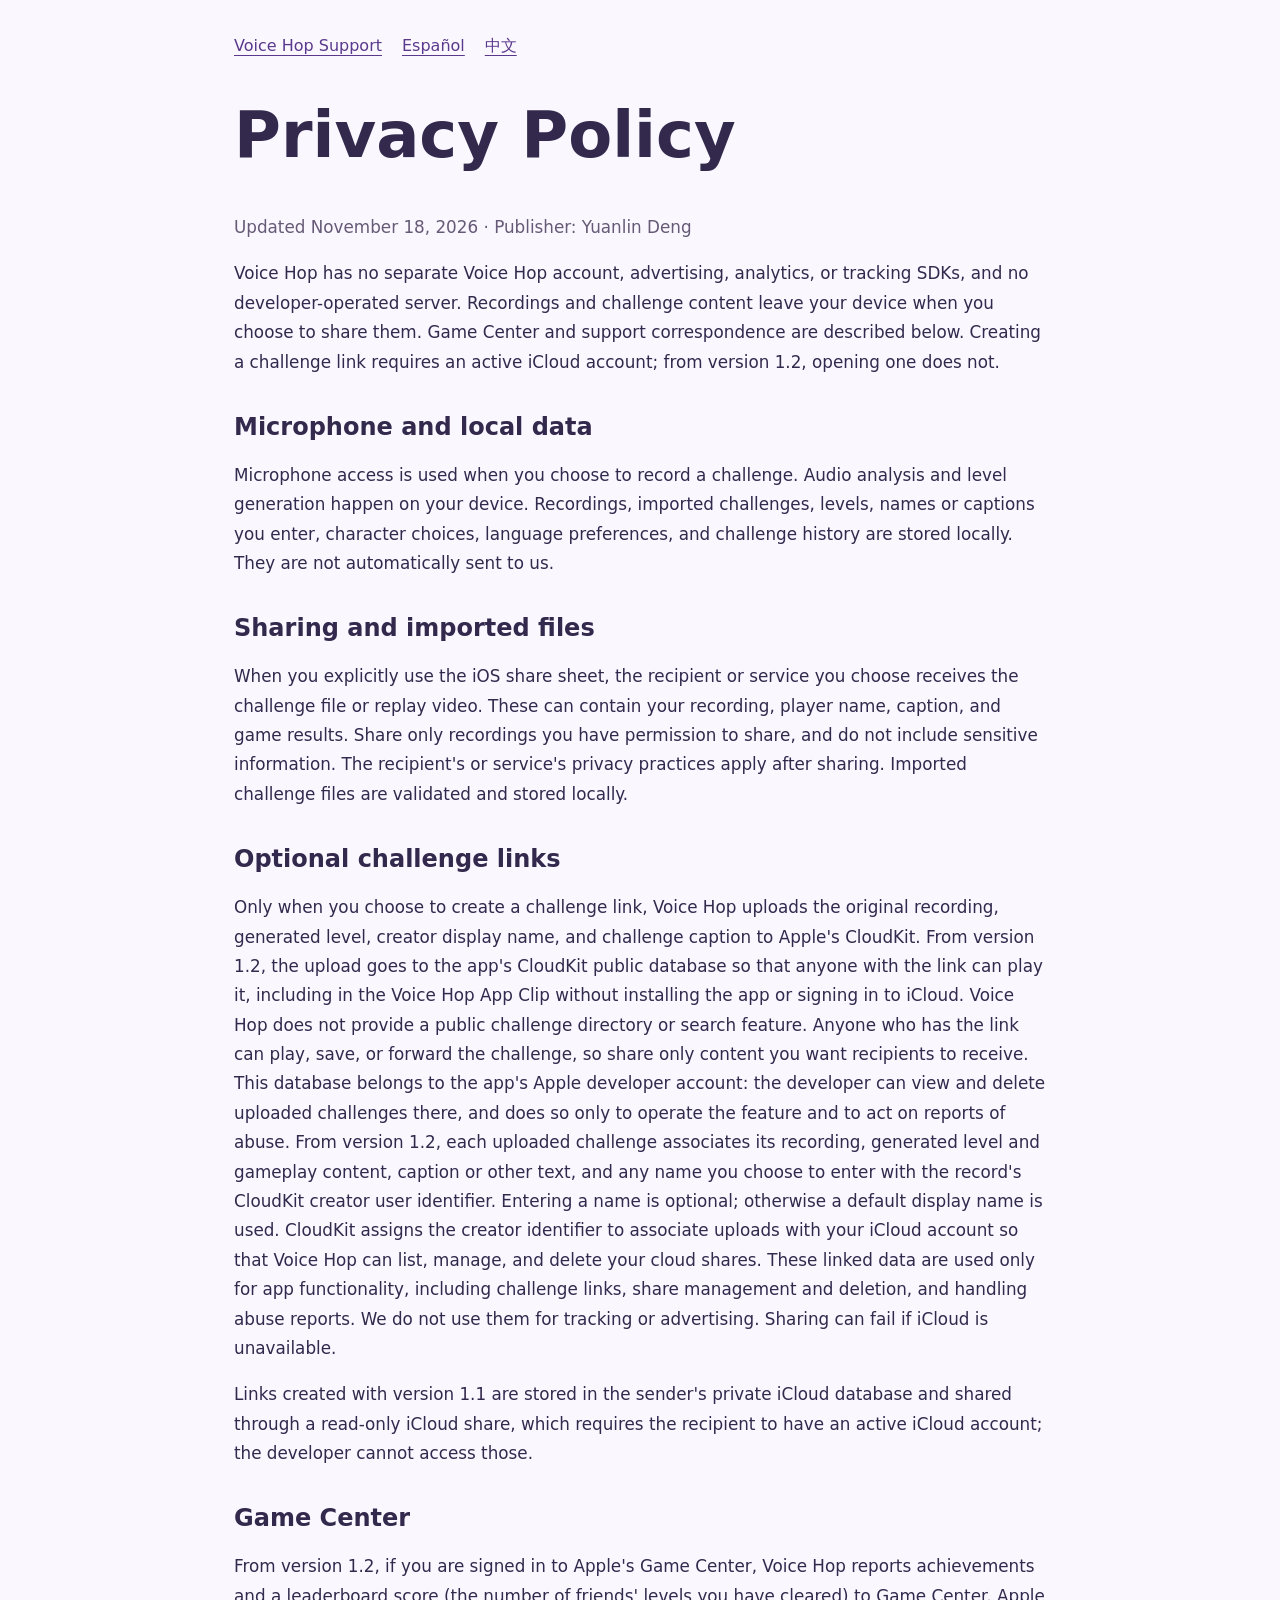
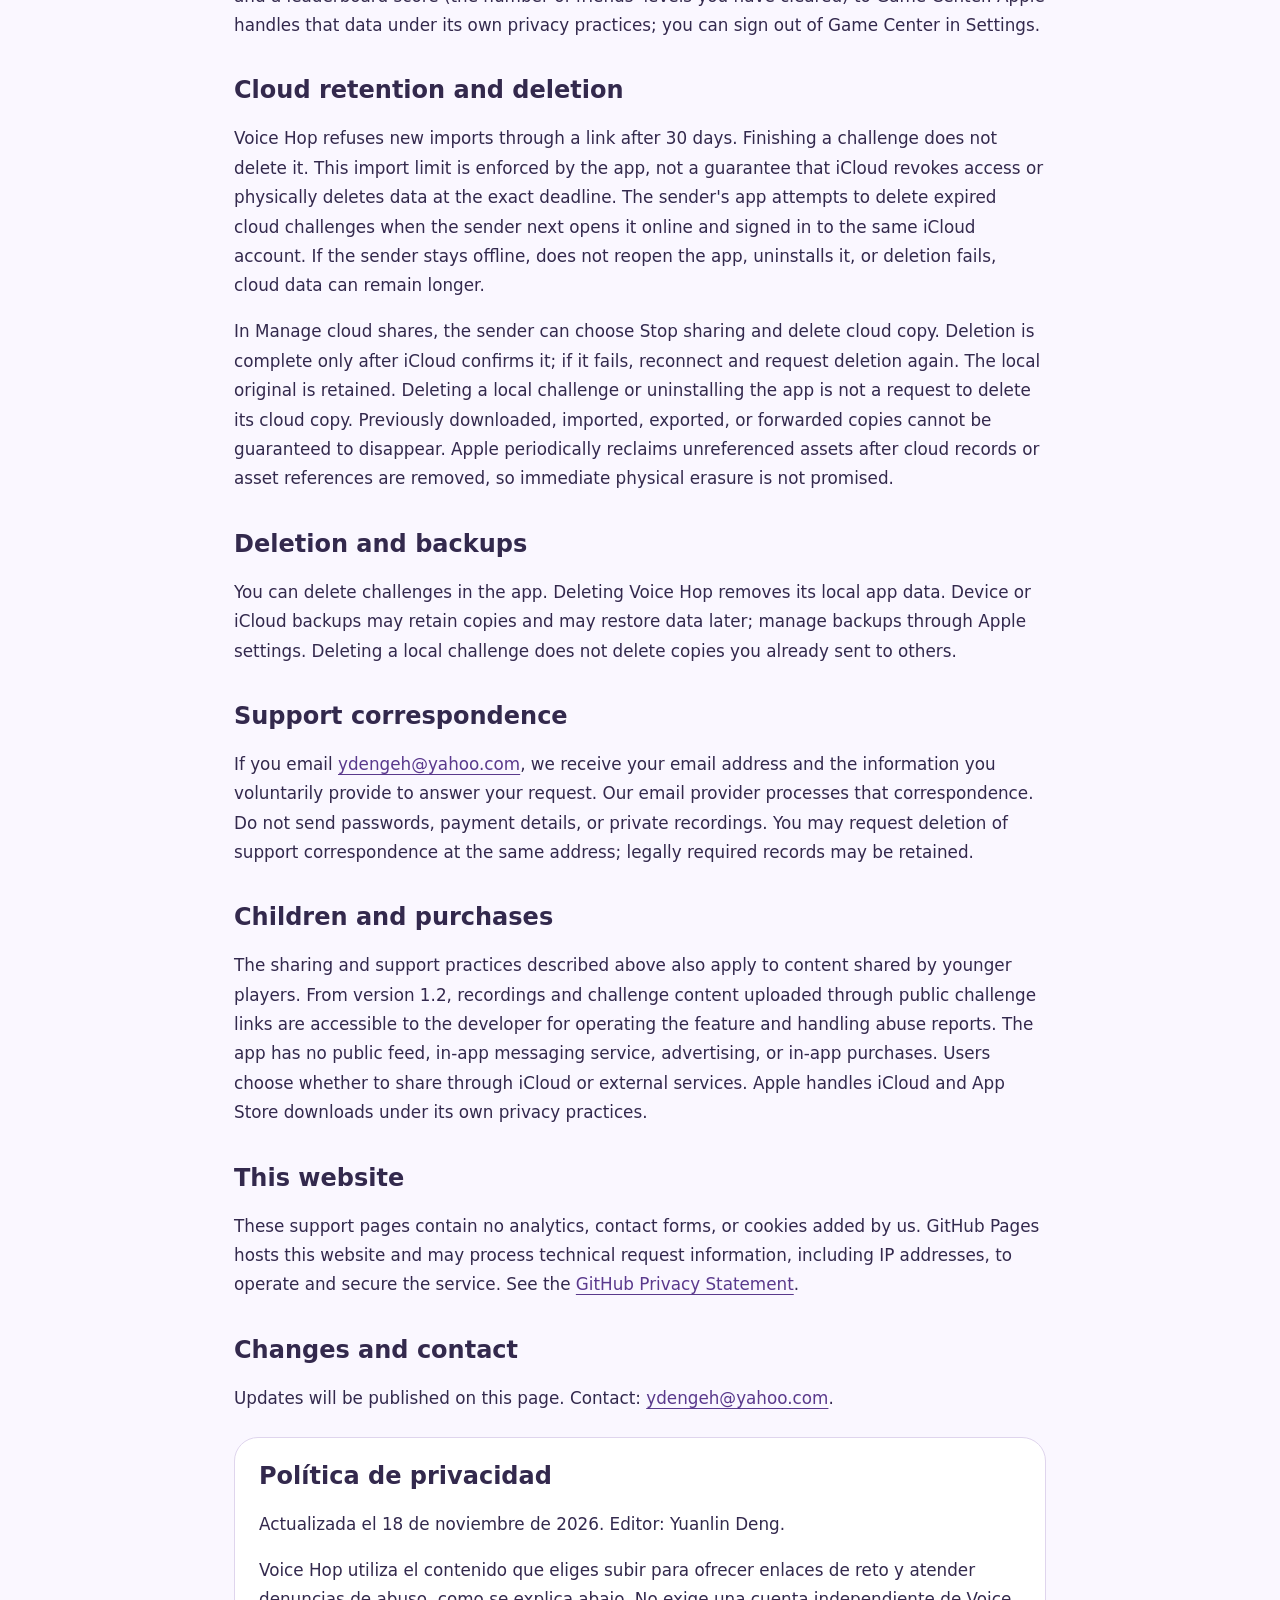
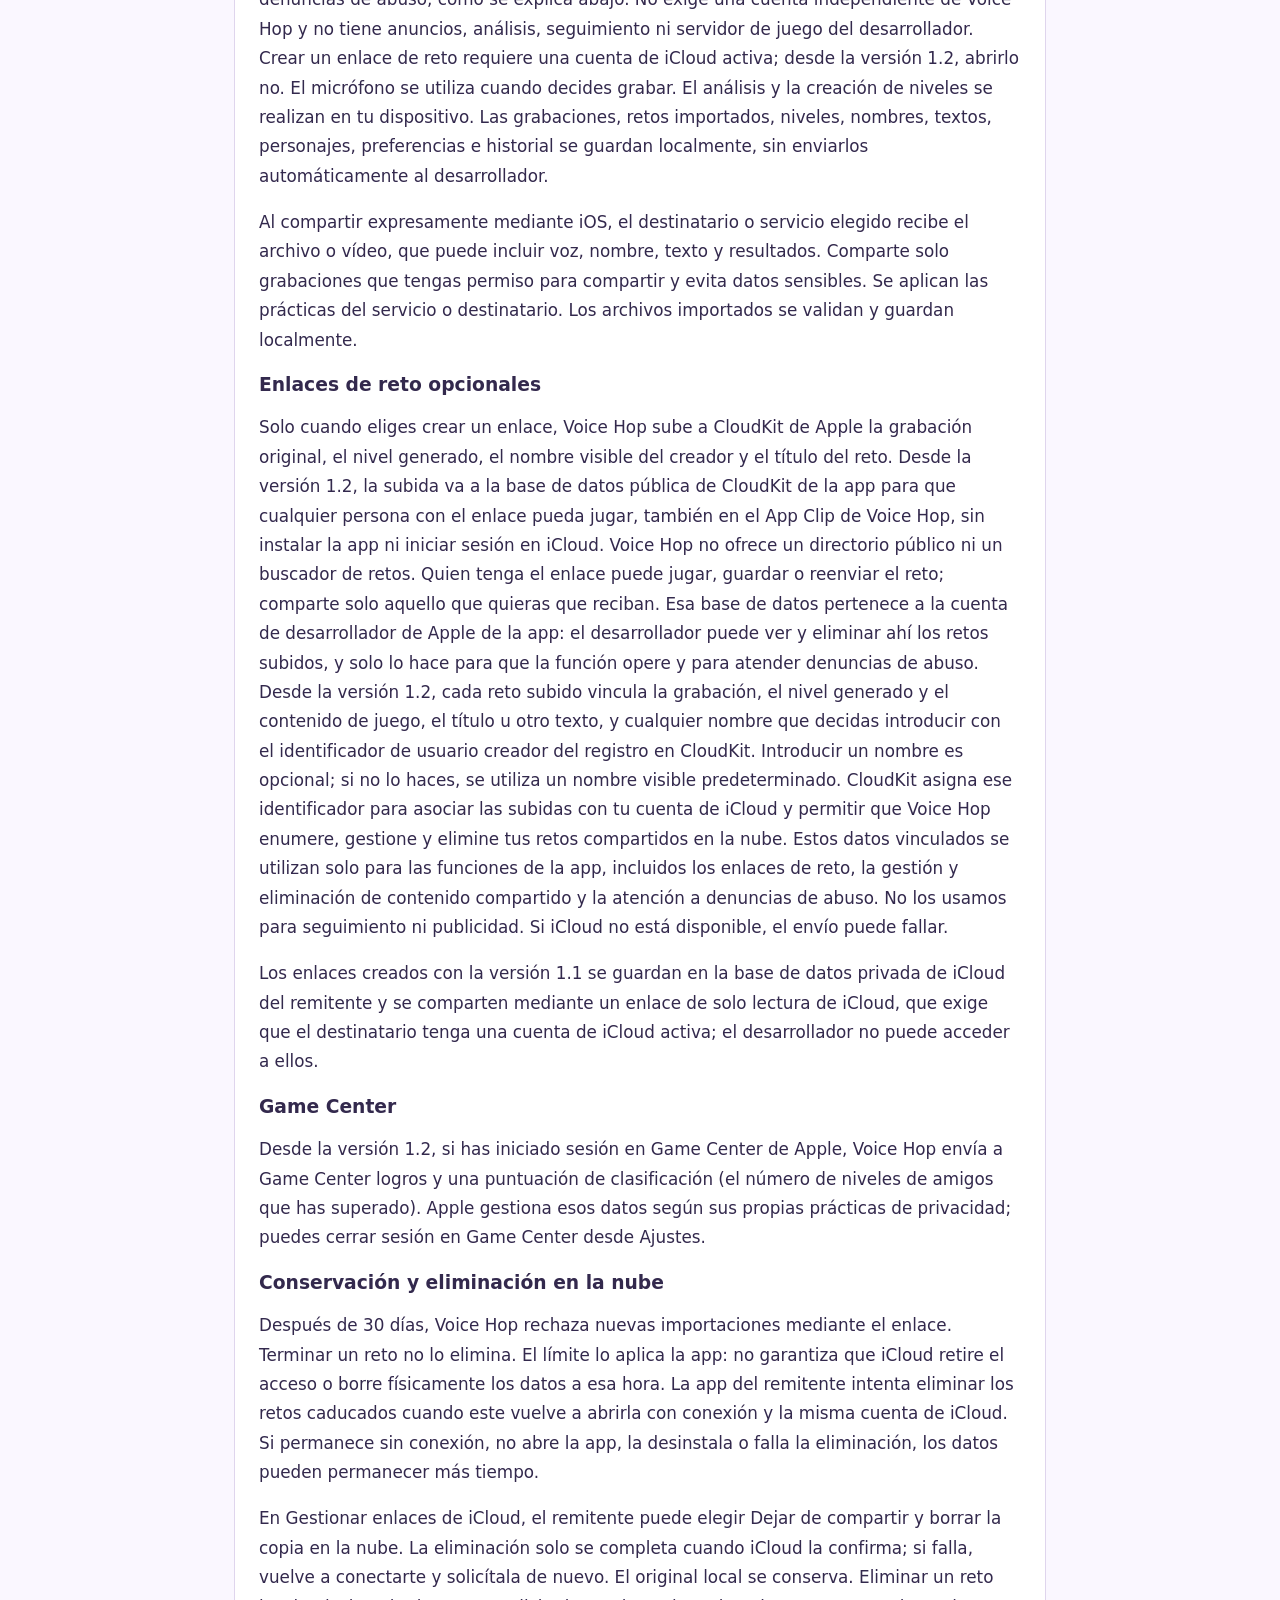
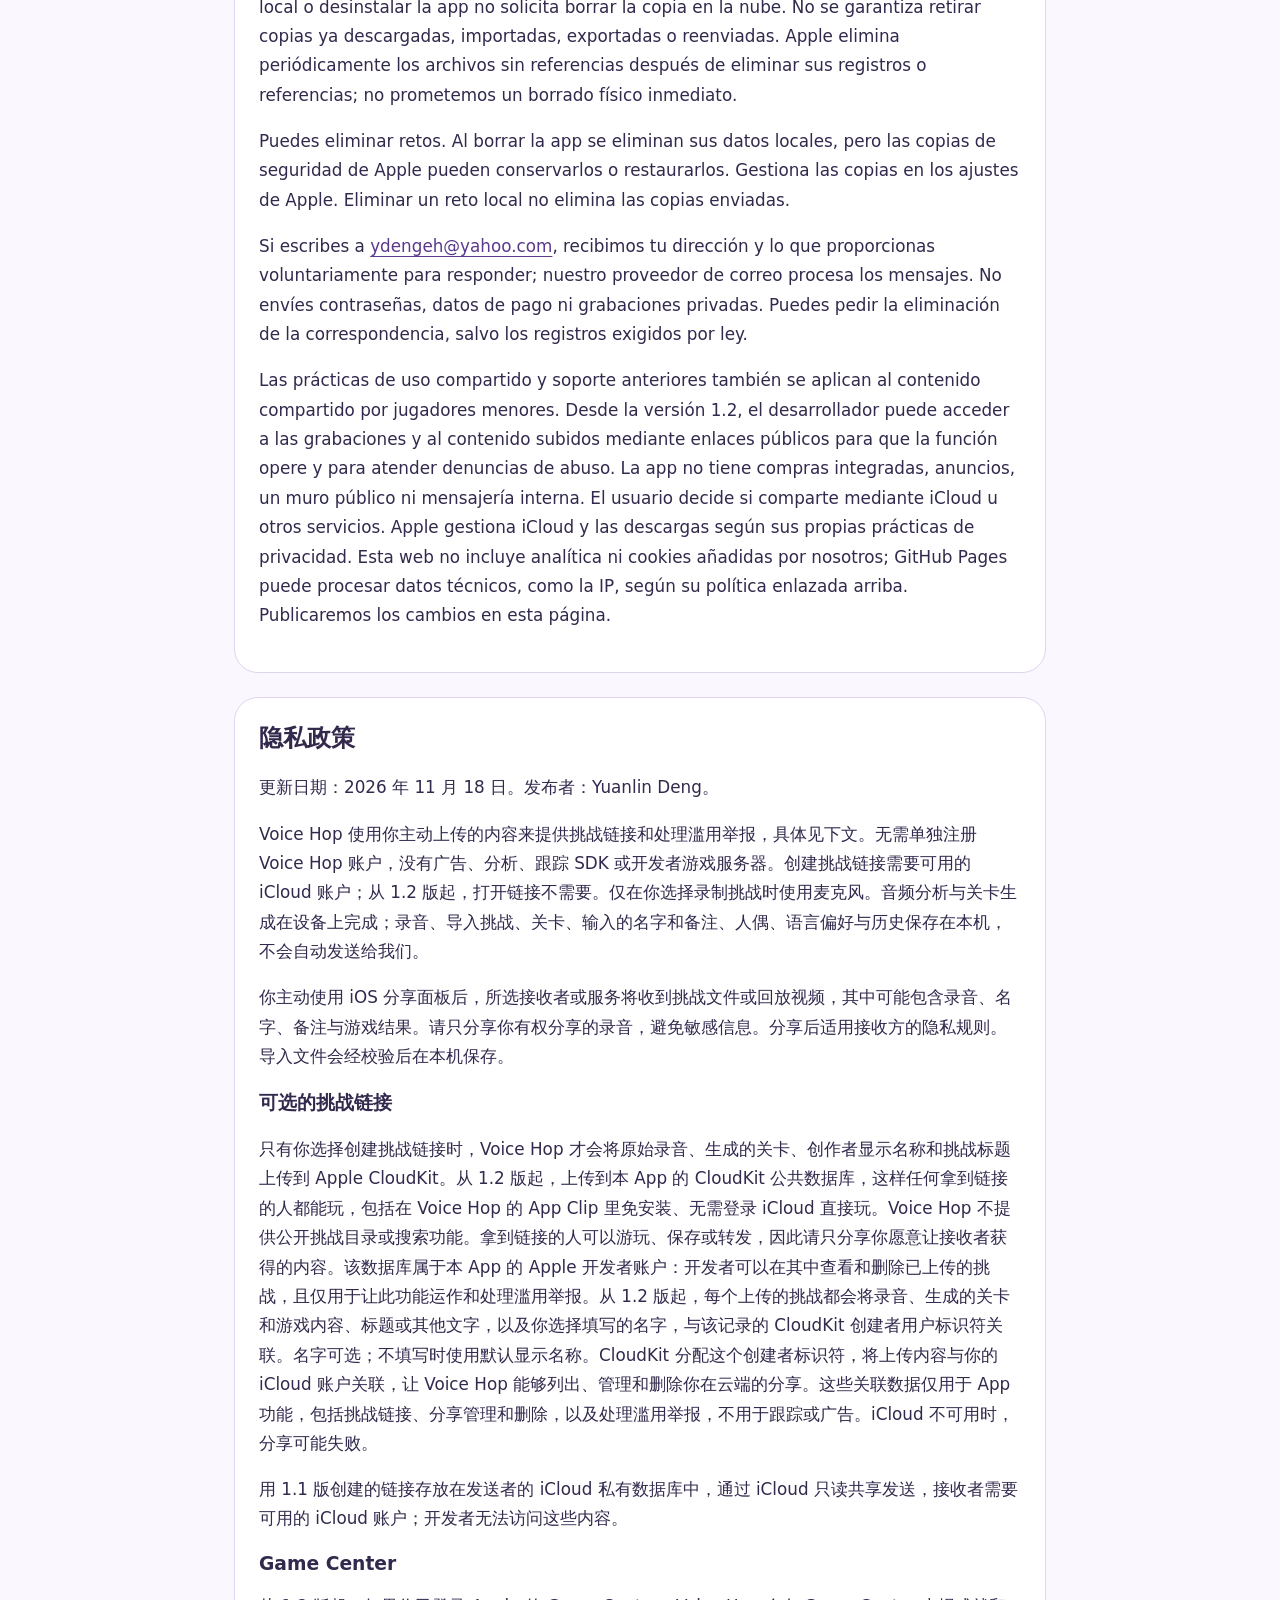
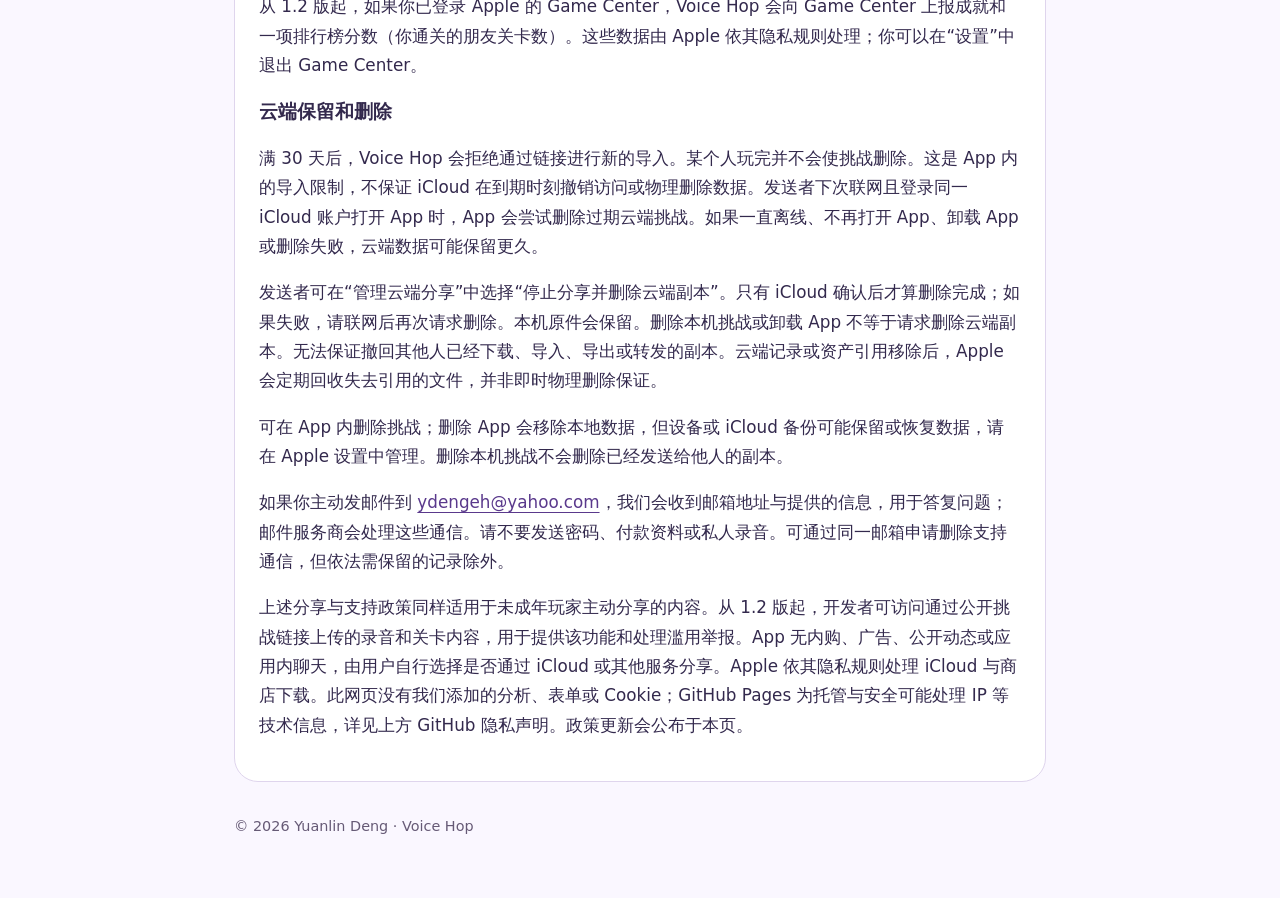
<file: privacy.html>
<!doctype html>
<html lang="en"><head><meta charset="utf-8"><meta name="viewport" content="width=device-width,initial-scale=1"><title>Voice Hop — Privacy Policy</title><link rel="stylesheet" href="style.css"><link rel="icon" href="icon.png"></head><body><main>
<nav><a href="./">Voice Hop Support</a><a href="#es">Español</a><a href="#zh">中文</a></nav><h1>Privacy Policy</h1><p class="muted">Updated November 18, 2026 · Publisher: Yuanlin Deng</p>
<p>Voice Hop has no separate Voice Hop account, advertising, analytics, or tracking SDKs, and no developer-operated server. Recordings and challenge content leave your device when you choose to share them. Game Center and support correspondence are described below. Creating a challenge link requires an active iCloud account; from version 1.2, opening one does not.</p>
<h2>Microphone and local data</h2><p>Microphone access is used when you choose to record a challenge. Audio analysis and level generation happen on your device. Recordings, imported challenges, levels, names or captions you enter, character choices, language preferences, and challenge history are stored locally. They are not automatically sent to us.</p>
<h2>Sharing and imported files</h2><p>When you explicitly use the iOS share sheet, the recipient or service you choose receives the challenge file or replay video. These can contain your recording, player name, caption, and game results. Share only recordings you have permission to share, and do not include sensitive information. The recipient's or service's privacy practices apply after sharing. Imported challenge files are validated and stored locally.</p>
<h2>Optional challenge links</h2><p>Only when you choose to create a challenge link, Voice Hop uploads the original recording, generated level, creator display name, and challenge caption to Apple's CloudKit. From version 1.2, the upload goes to the app's CloudKit public database so that anyone with the link can play it, including in the Voice Hop App Clip without installing the app or signing in to iCloud. Voice Hop does not provide a public challenge directory or search feature. Anyone who has the link can play, save, or forward the challenge, so share only content you want recipients to receive. This database belongs to the app's Apple developer account: the developer can view and delete uploaded challenges there, and does so only to operate the feature and to act on reports of abuse. From version 1.2, each uploaded challenge associates its recording, generated level and gameplay content, caption or other text, and any name you choose to enter with the record's CloudKit creator user identifier. Entering a name is optional; otherwise a default display name is used. CloudKit assigns the creator identifier to associate uploads with your iCloud account so that Voice Hop can list, manage, and delete your cloud shares. These linked data are used only for app functionality, including challenge links, share management and deletion, and handling abuse reports. We do not use them for tracking or advertising. Sharing can fail if iCloud is unavailable.</p><p>Links created with version 1.1 are stored in the sender's private iCloud database and shared through a read-only iCloud share, which requires the recipient to have an active iCloud account; the developer cannot access those.</p><h2>Game Center</h2><p>From version 1.2, if you are signed in to Apple's Game Center, Voice Hop reports achievements and a leaderboard score (the number of friends' levels you have cleared) to Game Center. Apple handles that data under its own privacy practices; you can sign out of Game Center in Settings.</p>
<h2>Cloud retention and deletion</h2><p>Voice Hop refuses new imports through a link after 30 days. Finishing a challenge does not delete it. This import limit is enforced by the app, not a guarantee that iCloud revokes access or physically deletes data at the exact deadline. The sender's app attempts to delete expired cloud challenges when the sender next opens it online and signed in to the same iCloud account. If the sender stays offline, does not reopen the app, uninstalls it, or deletion fails, cloud data can remain longer.</p><p>In Manage cloud shares, the sender can choose Stop sharing and delete cloud copy. Deletion is complete only after iCloud confirms it; if it fails, reconnect and request deletion again. The local original is retained. Deleting a local challenge or uninstalling the app is not a request to delete its cloud copy. Previously downloaded, imported, exported, or forwarded copies cannot be guaranteed to disappear. Apple periodically reclaims unreferenced assets after cloud records or asset references are removed, so immediate physical erasure is not promised.</p>
<h2>Deletion and backups</h2><p>You can delete challenges in the app. Deleting Voice Hop removes its local app data. Device or iCloud backups may retain copies and may restore data later; manage backups through Apple settings. Deleting a local challenge does not delete copies you already sent to others.</p>
<h2>Support correspondence</h2><p>If you email <a href="mailto:ydengeh@yahoo.com">ydengeh@yahoo.com</a>, we receive your email address and the information you voluntarily provide to answer your request. Our email provider processes that correspondence. Do not send passwords, payment details, or private recordings. You may request deletion of support correspondence at the same address; legally required records may be retained.</p>
<h2>Children and purchases</h2><p>The sharing and support practices described above also apply to content shared by younger players. From version 1.2, recordings and challenge content uploaded through public challenge links are accessible to the developer for operating the feature and handling abuse reports. The app has no public feed, in-app messaging service, advertising, or in-app purchases. Users choose whether to share through iCloud or external services. Apple handles iCloud and App Store downloads under its own privacy practices.</p>
<h2>This website</h2><p>These support pages contain no analytics, contact forms, or cookies added by us. GitHub Pages hosts this website and may process technical request information, including IP addresses, to operate and secure the service. See the <a href="https://docs.github.com/en/site-policy/privacy-policies/github-general-privacy-statement">GitHub Privacy Statement</a>.</p>
<h2>Changes and contact</h2><p>Updates will be published on this page. Contact: <a href="mailto:ydengeh@yahoo.com">ydengeh@yahoo.com</a>.</p>
<section id="es" lang="es"><h2>Política de privacidad</h2><p>Actualizada el 18 de noviembre de 2026. Editor: Yuanlin Deng.</p><p>Voice Hop utiliza el contenido que eliges subir para ofrecer enlaces de reto y atender denuncias de abuso, como se explica abajo. No exige una cuenta independiente de Voice Hop y no tiene anuncios, análisis, seguimiento ni servidor de juego del desarrollador. Crear un enlace de reto requiere una cuenta de iCloud activa; desde la versión 1.2, abrirlo no. El micrófono se utiliza cuando decides grabar. El análisis y la creación de niveles se realizan en tu dispositivo. Las grabaciones, retos importados, niveles, nombres, textos, personajes, preferencias e historial se guardan localmente, sin enviarlos automáticamente al desarrollador.</p><p>Al compartir expresamente mediante iOS, el destinatario o servicio elegido recibe el archivo o vídeo, que puede incluir voz, nombre, texto y resultados. Comparte solo grabaciones que tengas permiso para compartir y evita datos sensibles. Se aplican las prácticas del servicio o destinatario. Los archivos importados se validan y guardan localmente.</p><h3>Enlaces de reto opcionales</h3><p>Solo cuando eliges crear un enlace, Voice Hop sube a CloudKit de Apple la grabación original, el nivel generado, el nombre visible del creador y el título del reto. Desde la versión 1.2, la subida va a la base de datos pública de CloudKit de la app para que cualquier persona con el enlace pueda jugar, también en el App Clip de Voice Hop, sin instalar la app ni iniciar sesión en iCloud. Voice Hop no ofrece un directorio público ni un buscador de retos. Quien tenga el enlace puede jugar, guardar o reenviar el reto; comparte solo aquello que quieras que reciban. Esa base de datos pertenece a la cuenta de desarrollador de Apple de la app: el desarrollador puede ver y eliminar ahí los retos subidos, y solo lo hace para que la función opere y para atender denuncias de abuso. Desde la versión 1.2, cada reto subido vincula la grabación, el nivel generado y el contenido de juego, el título u otro texto, y cualquier nombre que decidas introducir con el identificador de usuario creador del registro en CloudKit. Introducir un nombre es opcional; si no lo haces, se utiliza un nombre visible predeterminado. CloudKit asigna ese identificador para asociar las subidas con tu cuenta de iCloud y permitir que Voice Hop enumere, gestione y elimine tus retos compartidos en la nube. Estos datos vinculados se utilizan solo para las funciones de la app, incluidos los enlaces de reto, la gestión y eliminación de contenido compartido y la atención a denuncias de abuso. No los usamos para seguimiento ni publicidad. Si iCloud no está disponible, el envío puede fallar.</p><p>Los enlaces creados con la versión 1.1 se guardan en la base de datos privada de iCloud del remitente y se comparten mediante un enlace de solo lectura de iCloud, que exige que el destinatario tenga una cuenta de iCloud activa; el desarrollador no puede acceder a ellos.</p><h3>Game Center</h3><p>Desde la versión 1.2, si has iniciado sesión en Game Center de Apple, Voice Hop envía a Game Center logros y una puntuación de clasificación (el número de niveles de amigos que has superado). Apple gestiona esos datos según sus propias prácticas de privacidad; puedes cerrar sesión en Game Center desde Ajustes.</p><h3>Conservación y eliminación en la nube</h3><p>Después de 30 días, Voice Hop rechaza nuevas importaciones mediante el enlace. Terminar un reto no lo elimina. El límite lo aplica la app: no garantiza que iCloud retire el acceso o borre físicamente los datos a esa hora. La app del remitente intenta eliminar los retos caducados cuando este vuelve a abrirla con conexión y la misma cuenta de iCloud. Si permanece sin conexión, no abre la app, la desinstala o falla la eliminación, los datos pueden permanecer más tiempo.</p><p>En Gestionar enlaces de iCloud, el remitente puede elegir Dejar de compartir y borrar la copia en la nube. La eliminación solo se completa cuando iCloud la confirma; si falla, vuelve a conectarte y solicítala de nuevo. El original local se conserva. Eliminar un reto local o desinstalar la app no solicita borrar la copia en la nube. No se garantiza retirar copias ya descargadas, importadas, exportadas o reenviadas. Apple elimina periódicamente los archivos sin referencias después de eliminar sus registros o referencias; no prometemos un borrado físico inmediato.</p><p>Puedes eliminar retos. Al borrar la app se eliminan sus datos locales, pero las copias de seguridad de Apple pueden conservarlos o restaurarlos. Gestiona las copias en los ajustes de Apple. Eliminar un reto local no elimina las copias enviadas.</p><p>Si escribes a <a href="mailto:ydengeh@yahoo.com">ydengeh@yahoo.com</a>, recibimos tu dirección y lo que proporcionas voluntariamente para responder; nuestro proveedor de correo procesa los mensajes. No envíes contraseñas, datos de pago ni grabaciones privadas. Puedes pedir la eliminación de la correspondencia, salvo los registros exigidos por ley.</p><p>Las prácticas de uso compartido y soporte anteriores también se aplican al contenido compartido por jugadores menores. Desde la versión 1.2, el desarrollador puede acceder a las grabaciones y al contenido subidos mediante enlaces públicos para que la función opere y para atender denuncias de abuso. La app no tiene compras integradas, anuncios, un muro público ni mensajería interna. El usuario decide si comparte mediante iCloud u otros servicios. Apple gestiona iCloud y las descargas según sus propias prácticas de privacidad. Esta web no incluye analítica ni cookies añadidas por nosotros; GitHub Pages puede procesar datos técnicos, como la IP, según su política enlazada arriba. Publicaremos los cambios en esta página.</p></section>
<section id="zh" lang="zh-Hans"><h2>隐私政策</h2><p>更新日期：2026 年 11 月 18 日。发布者：Yuanlin Deng。</p><p>Voice Hop 使用你主动上传的内容来提供挑战链接和处理滥用举报，具体见下文。无需单独注册 Voice Hop 账户，没有广告、分析、跟踪 SDK 或开发者游戏服务器。创建挑战链接需要可用的 iCloud 账户；从 1.2 版起，打开链接不需要。仅在你选择录制挑战时使用麦克风。音频分析与关卡生成在设备上完成；录音、导入挑战、关卡、输入的名字和备注、人偶、语言偏好与历史保存在本机，不会自动发送给我们。</p><p>你主动使用 iOS 分享面板后，所选接收者或服务将收到挑战文件或回放视频，其中可能包含录音、名字、备注与游戏结果。请只分享你有权分享的录音，避免敏感信息。分享后适用接收方的隐私规则。导入文件会经校验后在本机保存。</p><h3>可选的挑战链接</h3><p>只有你选择创建挑战链接时，Voice Hop 才会将原始录音、生成的关卡、创作者显示名称和挑战标题上传到 Apple CloudKit。从 1.2 版起，上传到本 App 的 CloudKit 公共数据库，这样任何拿到链接的人都能玩，包括在 Voice Hop 的 App Clip 里免安装、无需登录 iCloud 直接玩。Voice Hop 不提供公开挑战目录或搜索功能。拿到链接的人可以游玩、保存或转发，因此请只分享你愿意让接收者获得的内容。该数据库属于本 App 的 Apple 开发者账户：开发者可以在其中查看和删除已上传的挑战，且仅用于让此功能运作和处理滥用举报。从 1.2 版起，每个上传的挑战都会将录音、生成的关卡和游戏内容、标题或其他文字，以及你选择填写的名字，与该记录的 CloudKit 创建者用户标识符关联。名字可选；不填写时使用默认显示名称。CloudKit 分配这个创建者标识符，将上传内容与你的 iCloud 账户关联，让 Voice Hop 能够列出、管理和删除你在云端的分享。这些关联数据仅用于 App 功能，包括挑战链接、分享管理和删除，以及处理滥用举报，不用于跟踪或广告。iCloud 不可用时，分享可能失败。</p><p>用 1.1 版创建的链接存放在发送者的 iCloud 私有数据库中，通过 iCloud 只读共享发送，接收者需要可用的 iCloud 账户；开发者无法访问这些内容。</p><h3>Game Center</h3><p>从 1.2 版起，如果你已登录 Apple 的 Game Center，Voice Hop 会向 Game Center 上报成就和一项排行榜分数（你通关的朋友关卡数）。这些数据由 Apple 依其隐私规则处理；你可以在“设置”中退出 Game Center。</p><h3>云端保留和删除</h3><p>满 30 天后，Voice Hop 会拒绝通过链接进行新的导入。某个人玩完并不会使挑战删除。这是 App 内的导入限制，不保证 iCloud 在到期时刻撤销访问或物理删除数据。发送者下次联网且登录同一 iCloud 账户打开 App 时，App 会尝试删除过期云端挑战。如果一直离线、不再打开 App、卸载 App 或删除失败，云端数据可能保留更久。</p><p>发送者可在“管理云端分享”中选择“停止分享并删除云端副本”。只有 iCloud 确认后才算删除完成；如果失败，请联网后再次请求删除。本机原件会保留。删除本机挑战或卸载 App 不等于请求删除云端副本。无法保证撤回其他人已经下载、导入、导出或转发的副本。云端记录或资产引用移除后，Apple 会定期回收失去引用的文件，并非即时物理删除保证。</p><p>可在 App 内删除挑战；删除 App 会移除本地数据，但设备或 iCloud 备份可能保留或恢复数据，请在 Apple 设置中管理。删除本机挑战不会删除已经发送给他人的副本。</p><p>如果你主动发邮件到 <a href="mailto:ydengeh@yahoo.com">ydengeh@yahoo.com</a>，我们会收到邮箱地址与提供的信息，用于答复问题；邮件服务商会处理这些通信。请不要发送密码、付款资料或私人录音。可通过同一邮箱申请删除支持通信，但依法需保留的记录除外。</p><p>上述分享与支持政策同样适用于未成年玩家主动分享的内容。从 1.2 版起，开发者可访问通过公开挑战链接上传的录音和关卡内容，用于提供该功能和处理滥用举报。App 无内购、广告、公开动态或应用内聊天，由用户自行选择是否通过 iCloud 或其他服务分享。Apple 依其隐私规则处理 iCloud 与商店下载。此网页没有我们添加的分析、表单或 Cookie；GitHub Pages 为托管与安全可能处理 IP 等技术信息，详见上方 GitHub 隐私声明。政策更新会公布于本页。</p></section>
<footer>© 2026 Yuanlin Deng · Voice Hop</footer></main></body></html>
</file>
<file: style.css>
:root{color-scheme:light;font-family:ui-rounded,system-ui,-apple-system,sans-serif;color:#33294d;background:#faf7ff}*{box-sizing:border-box}body{margin:0}main{max-width:860px;margin:auto;padding:36px 24px 64px}nav{display:flex;flex-wrap:wrap;gap:20px;margin-bottom:36px}a{color:#5a398c;text-underline-offset:4px}h1{font-size:clamp(2.4rem,7vw,4rem);line-height:1.1}h2{font-size:1.5rem;margin-top:36px}p,li{font-size:1.05rem;line-height:1.75}section{background:white;border:1px solid #dfd5ed;border-radius:24px;padding:24px;margin:24px 0}section>:first-child{margin-top:0}.icon{width:112px;height:112px;border-radius:28px;float:right;margin:0 0 16px 20px}.lead{font-size:1.3rem}.muted,footer{color:#665a76}footer{margin-top:36px;font-size:.9rem}@media(max-width:480px){main{padding:24px 18px}section{padding:18px}.icon{width:80px;height:80px}}
</file>
<file: marketing.css>
:root{color-scheme:light;font-family:ui-rounded,system-ui,-apple-system,BlinkMacSystemFont,"Segoe UI",sans-serif;color:#271c3e;background:#f8f4ff}*{box-sizing:border-box}html{scroll-behavior:smooth}body{margin:0;background:radial-gradient(circle at 80% 0,#e7d8fa 0,transparent 36rem),#f8f4ff}a{color:#583184;text-underline-offset:3px}.shell{max-width:1200px;margin:auto;padding:0 28px}.topbar{min-height:84px;display:flex;align-items:center;justify-content:space-between;gap:20px}.topbar>div{display:flex;align-items:center;gap:22px;flex-wrap:wrap}.topbar a{text-decoration:none;font-weight:700}.brand{display:flex;align-items:center;gap:10px;font-size:1.2rem;color:#271c3e}.brand img{border-radius:11px}.hero{min-height:540px;display:grid;grid-template-columns:1.15fr .85fr;align-items:center;gap:32px;padding:60px 0 80px}.hero-copy{max-width:650px}.eyebrow{color:#7c46bd;font-size:.82rem;letter-spacing:.17em;font-weight:800}.hero h1{font-size:clamp(3.2rem,6.5vw,5.8rem);line-height:1.03;letter-spacing:-.055em;margin:12px 0 22px}.lead{font-size:1.5rem;font-weight:750}.hero-copy>p:not(.eyebrow){line-height:1.65}.hero-art{text-align:center}.hero-art img{width:min(100%,420px);border-radius:26%;box-shadow:0 30px 80px #4b237b45}.actions{display:flex;align-items:center;gap:22px;flex-wrap:wrap;margin-top:30px}.button{display:inline-flex;align-items:center;gap:10px;padding:16px 24px;border-radius:16px;color:#fff;background:#4b236e;text-decoration:none;font-weight:800;box-shadow:0 12px 28px #4b236e38}.button:hover{background:#672f98}.text-link{font-weight:750}.fine{font-size:.87rem;color:#645c6e}h2{font-size:clamp(2rem,4vw,3rem);line-height:1.13;letter-spacing:-.035em;margin:7px 0 18px}h3{font-size:1.28rem}p{line-height:1.65}.panel{border:1px solid #e7dbf4;background:#fff;border-radius:30px;padding:40px;margin:25px 0 80px;box-shadow:0 18px 50px #35204a0d}.gameplay{display:grid;grid-template-columns:1fr 270px;align-items:center;gap:48px}.video-wrap{max-width:270px;margin:auto;background:#2a154b;border-radius:27px;overflow:hidden;box-shadow:0 18px 44px #39205c33}.video-wrap video{display:block;width:100%;max-height:490px;aspect-ratio:1320/2868;object-fit:cover}.cards{display:grid;grid-template-columns:repeat(3,1fr);gap:18px}.cards article{background:#fff;border:1px solid #e5d6f4;border-radius:24px;padding:26px;min-height:220px}.cards span{display:inline-grid;place-items:center;background:#98eac5;color:#211c41;border-radius:50%;width:40px;height:40px;font-weight:900}.cards h3{margin:24px 0 8px}.cards p{margin:0;color:#5f566d}.gallery{display:grid;grid-template-columns:repeat(3,minmax(0,1fr));gap:18px;max-width:780px;margin:65px auto 90px}.gallery img{width:100%;border-radius:22px;box-shadow:0 12px 34px #35204a25}.help details{border-top:1px solid #e8dff0;padding:16px 0}.help details:last-of-type{border-bottom:1px solid #e8dff0}.help summary{font-weight:750;cursor:pointer}.closing{text-align:center;padding:22px 0 80px}.closing h2{margin-bottom:28px}footer{text-align:center;border-top:1px solid #e2d6ee;padding:26px 0 45px;color:#675d75;font-size:.9rem}footer a{margin:0 5px}section[id]{scroll-margin-top:24px}@media(max-width:760px){.shell{padding:0 18px}.topbar{align-items:flex-start;padding:16px 0}.topbar>div{gap:12px;font-size:.86rem}.hero{grid-template-columns:1fr;padding:35px 0 60px;min-height:0}.hero-art{grid-row:1;text-align:left}.hero-art img{width:126px;border-radius:28px}.hero h1{font-size:3.5rem}.panel{padding:25px;margin:20px 0 65px}.gameplay{grid-template-columns:1fr;gap:20px}.cards{grid-template-columns:1fr}.cards article{min-height:0}.gallery{gap:8px;margin:45px auto 70px}.gallery img{border-radius:10px}}@media(max-width:430px){.hero h1{font-size:3rem}.topbar{display:block}.topbar>div{margin-top:16px}.lead{font-size:1.24rem}}
</file>
<file: replay.css>
.replay-video video {
  aspect-ratio: 9 / 16;
}
</file>
